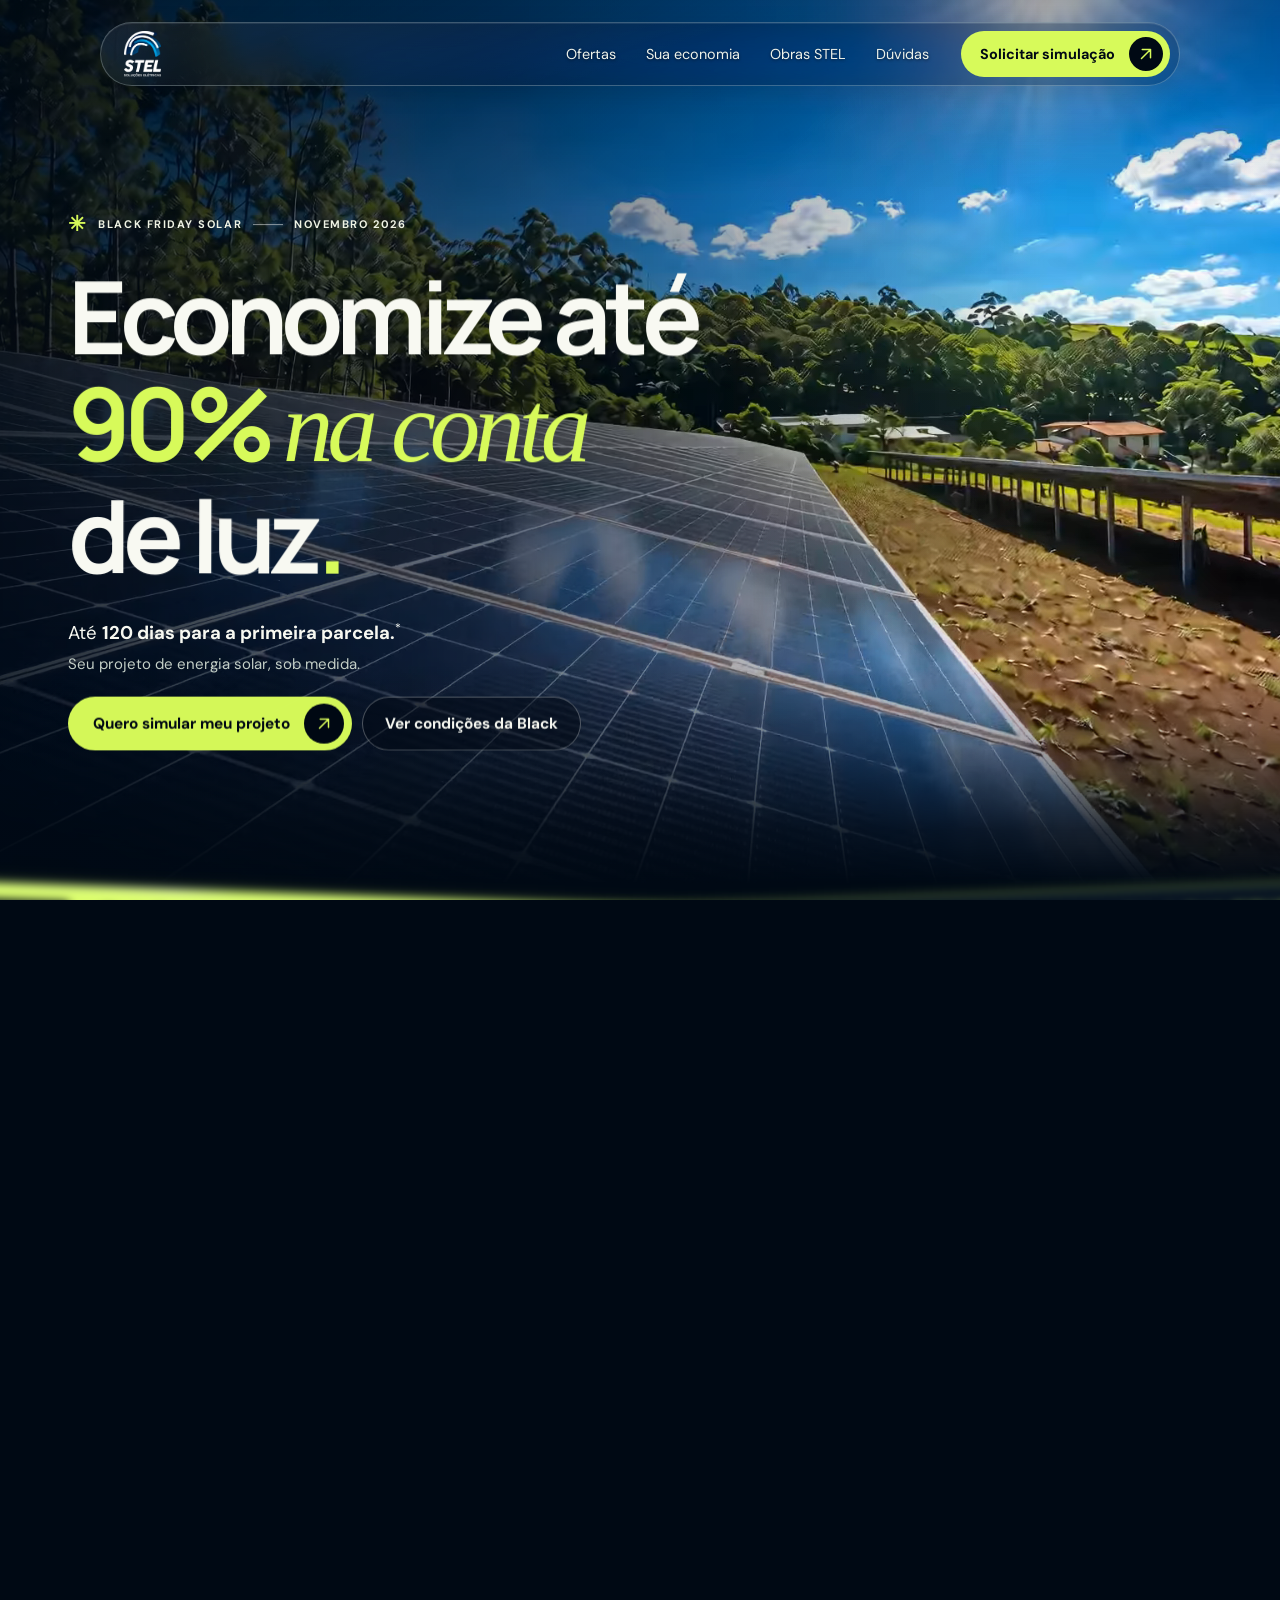
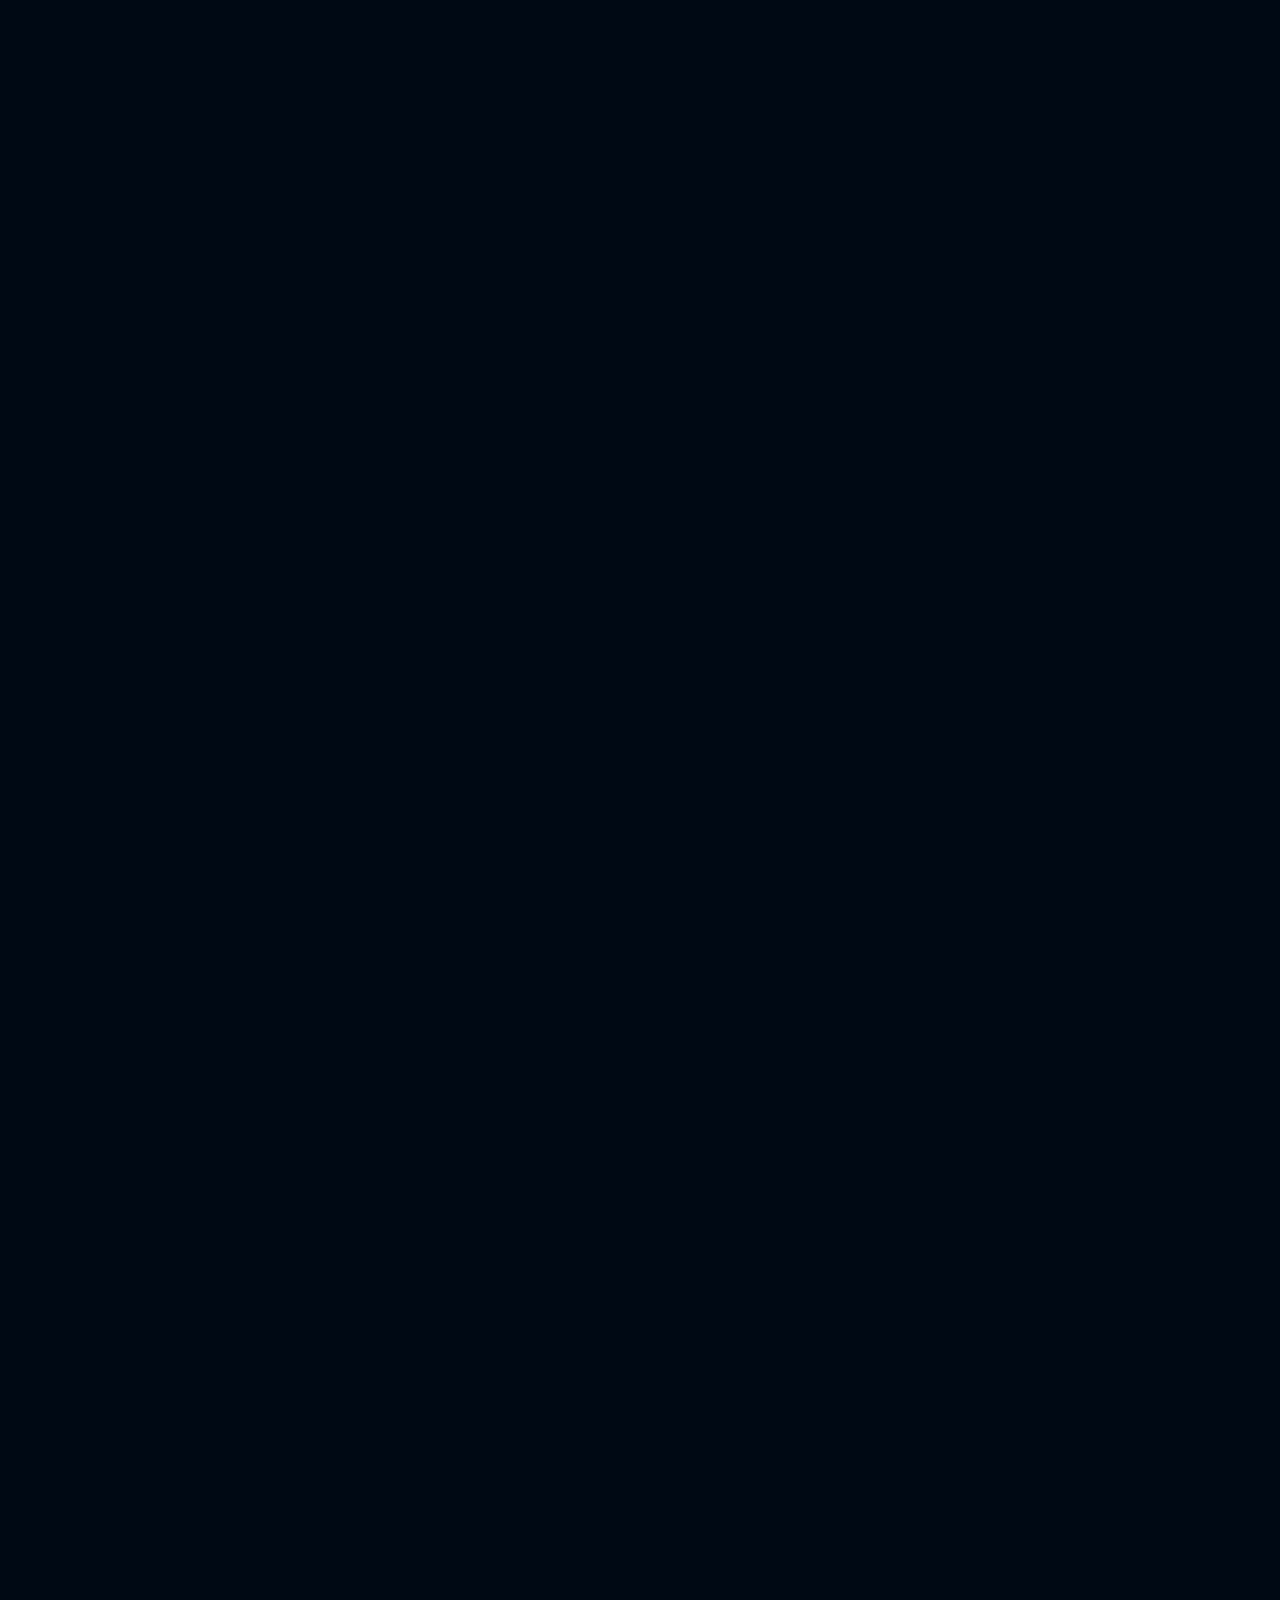
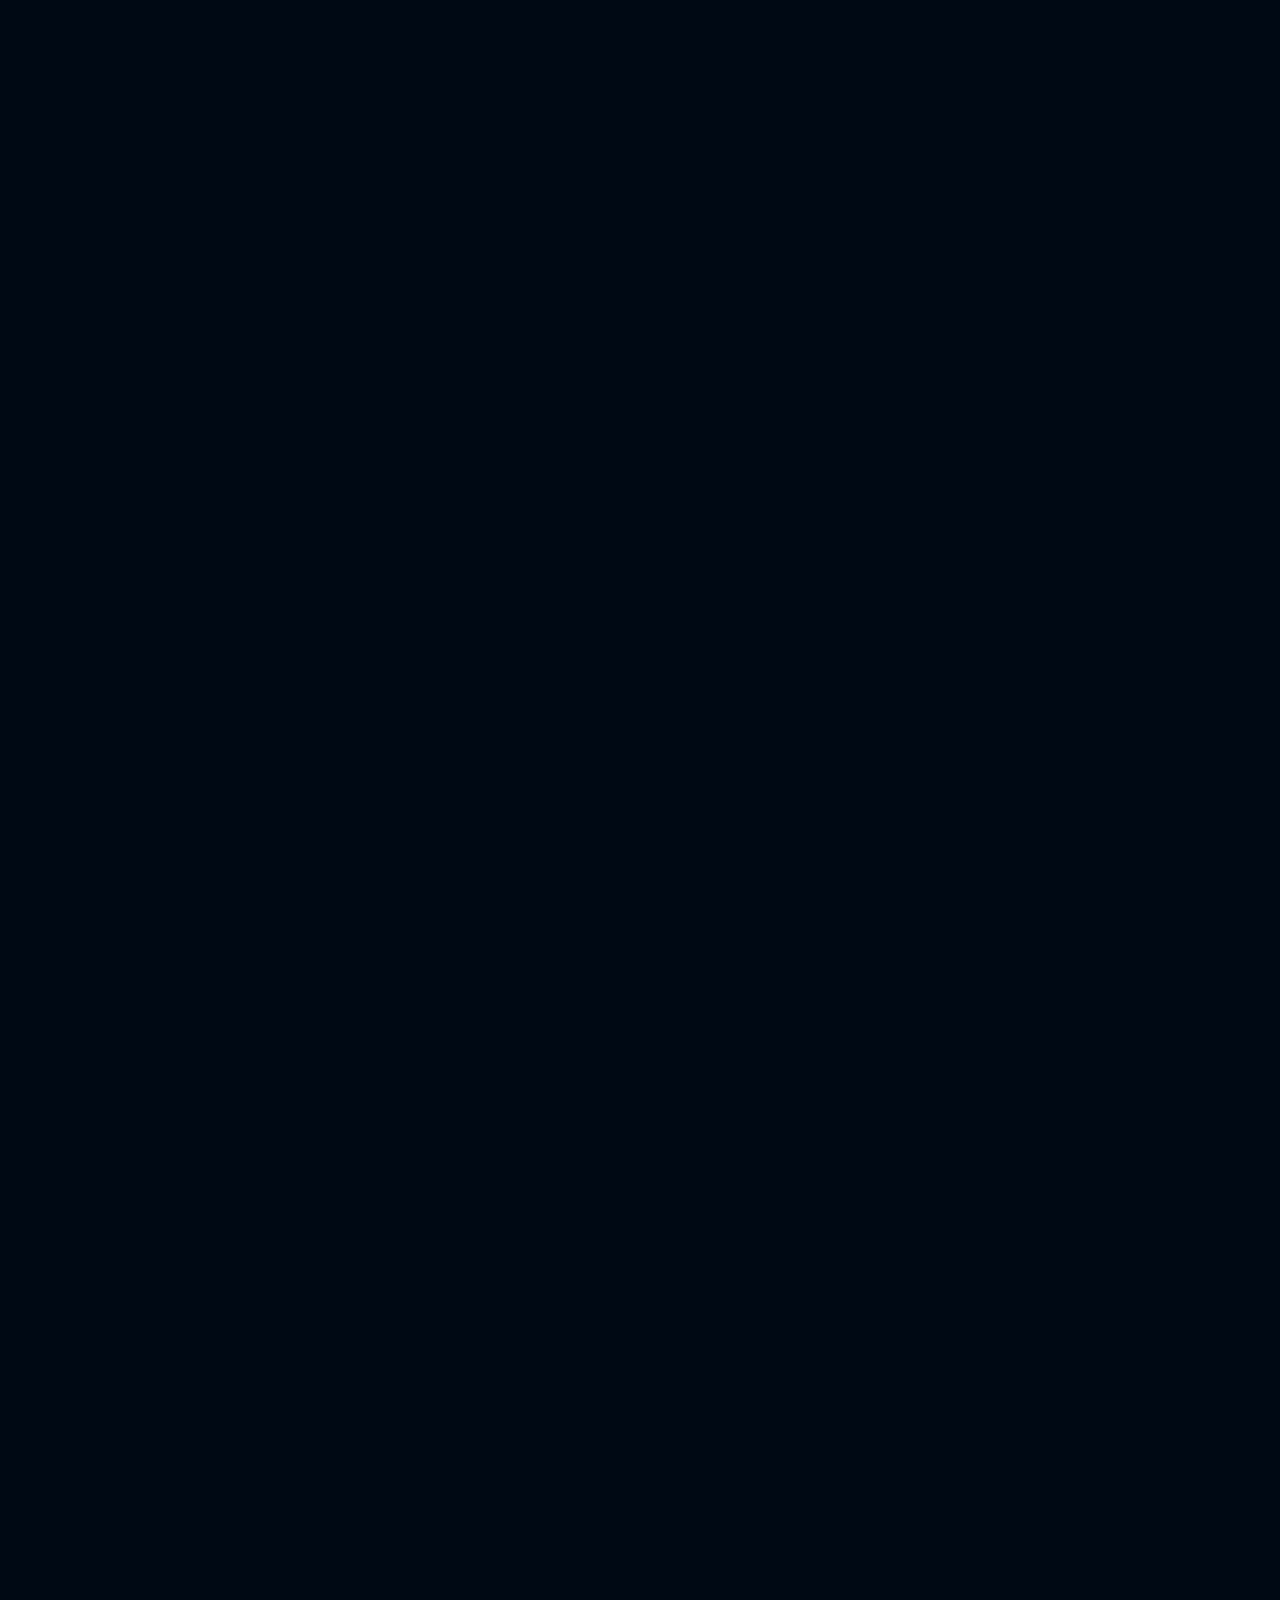
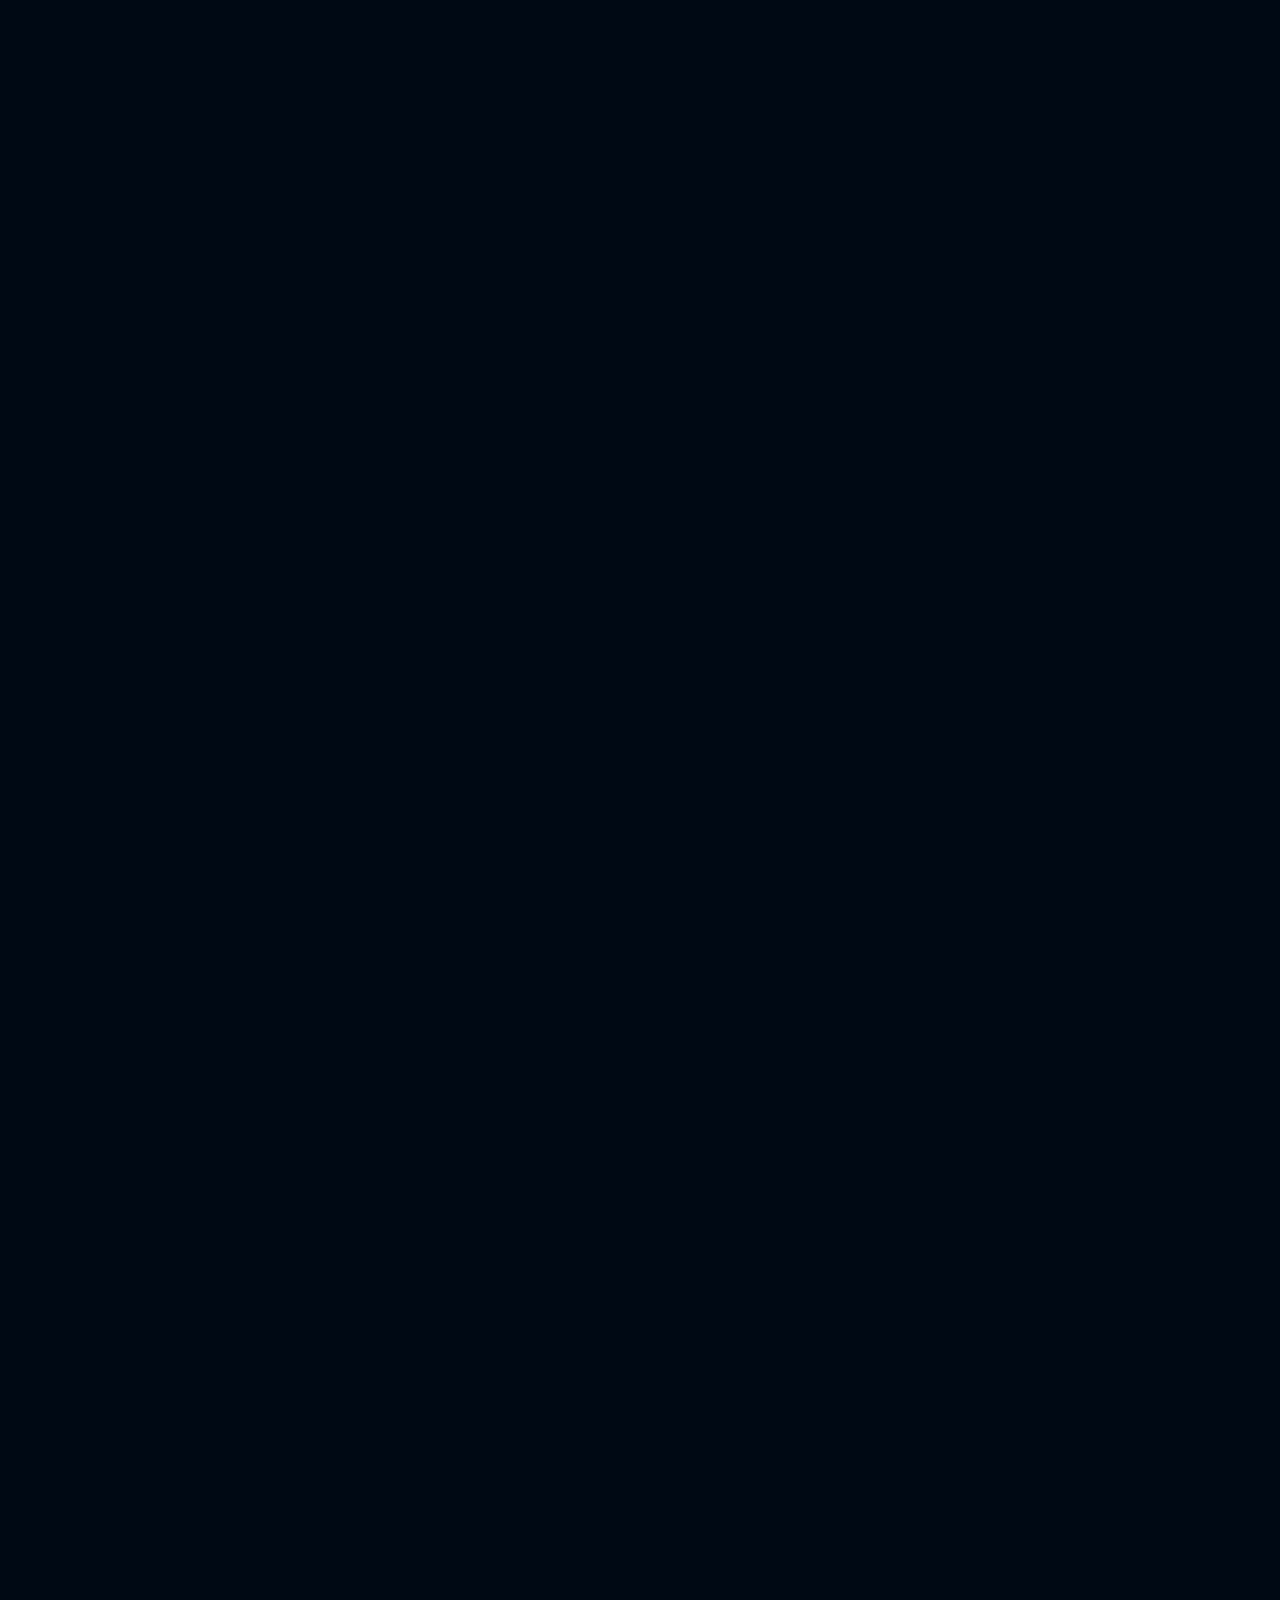
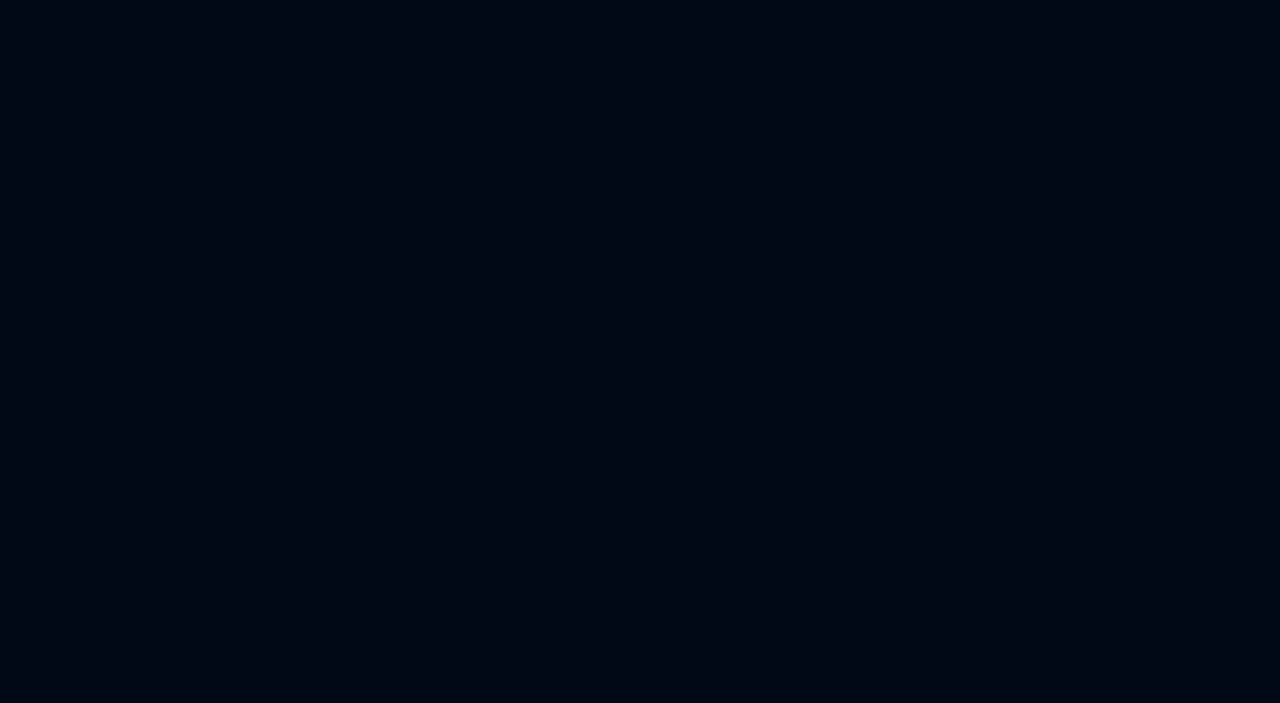
<file: index.html>
<!doctype html>
<html lang="pt-BR">
<head>
<meta charset="utf-8"><meta name="viewport" content="width=device-width, initial-scale=1">
<meta name="theme-color" content="#000914"><meta name="description" content="Black Friday Solar STEL: energia solar sob medida e condições especiais para seu projeto.">
<title>Black Friday Solar 2026 | STEL Energia Solar</title>
<link rel="preconnect" href="https://fonts.googleapis.com"><link rel="preconnect" href="https://fonts.gstatic.com" crossorigin>
<link rel="preload" as="image" href="hero-poster.webp" type="image/webp" media="(min-width: 801px)" fetchpriority="high">
<link rel="preload" as="image" href="hero-poster-mobile.webp" type="image/webp" media="(max-width: 800px)" fetchpriority="high">
<link rel="stylesheet" href="style.css">
<link rel="stylesheet" href="stel-secoes-v04.css">
<link rel="stylesheet" href="stel-motion-v10-5.css">
<link rel="stylesheet" href="stel-slider-v09-1.css">
<link rel="stylesheet" href="stel-calc-3d-v10-10.css">
<link rel="stylesheet" href="stel-aviso-v10-7.css">
<link rel="stylesheet" href="stel-solar-v08-1.css">
<link rel="stylesheet" href="stel-faq-v09-7.css">
<link rel="stylesheet" href="stel-effects-v10-4.css">
<link rel="stylesheet" href="stel-mobile-v10-9.css">
<link href="https://fonts.googleapis.com/css2?family=DM+Sans:wght@400..700&family=Manrope:wght@400..800&display=swap" rel="stylesheet">
</head>
<body>
<a class="skip" href="#conteudo">Ir ao conteúdo</a>
<header class="masthead">
  <a class="brand" href="#inicio" aria-label="STEL Energia Solar, início">
    <img src="assets/logo-196-75eb4e4de1.webp" width="196" height="240" alt="STEL Energia Solar" decoding="async">
  </a>
  <nav class="site-menu" id="site-menu" aria-label="Navegação principal">
    <a href="#ofertas">Ofertas</a>
    <a href="#comparativo">Sua economia</a>
    <a href="#projetos">Obras STEL</a>
    <a href="#duvidas">Dúvidas</a>
  </nav>
  <a class="pill pill-small" href="#cadastro">
    Solicitar simulação
    <span class="arrow-disc" aria-hidden="true">
      <svg viewBox="0 0 24 24"><path d="M6 18 18 6M7 6h11v11"/></svg>
    </span>
  </a>
  <button class="menu-toggle" type="button" aria-controls="site-menu" aria-expanded="false" aria-label="Abrir menu">
    <span></span><span></span>
  </button>
</header>
<div id="smooth-wrapper"><div id="smooth-content"><main class="shell" id="conteudo" tabindex="-1">
<div class="hero-stage">
<section class="hero" id="inicio" aria-label="Black Friday Solar STEL">
  <div class="media" aria-hidden="true">
    <div class="film-surface">
      <picture class="film-poster">
        <source media="(max-width: 800px)" srcset="hero-poster-mobile.webp" type="image/webp">
        <img src="hero-poster.webp" width="1920" height="1080" alt="" fetchpriority="high" decoding="async">
      </picture>
      <video autoplay muted loop playsinline preload="none" disablepictureinpicture tabindex="-1"
        data-desktop-webm="hero-desktop.webm" data-desktop-mp4="hero-desktop.mp4"
        data-mobile-webm="hero-mobile.webm" data-mobile-mp4="hero-mobile.mp4"></video>
    </div>
  </div>
  <div class="veil" aria-hidden="true"></div><div class="grain" aria-hidden="true"></div>
  <div class="hero-body">
  <div class="hero-content">
    <div class="eyebrow enter"><span class="spark">✳</span> BLACK FRIDAY SOLAR <span class="eyebrow-line"></span> NOVEMBRO 2026</div>
    <h1 aria-label="Economize até 90% na conta de luz.">
      <span class="line-mask" aria-hidden="true"><span class="title-line">Economize até</span></span>
      <span class="line-mask" aria-hidden="true"><span class="title-line headline-accent">90% <i>na conta</i></span></span>
      <span class="line-mask" aria-hidden="true"><span class="title-line">de luz<span class="period">.</span></span></span>
    </h1>
    <div class="hero-bottom enter">
      <div class="copy"><p>Até <strong>120 dias para a primeira parcela.</strong><sup>*</sup></p><span>Seu projeto de energia solar, sob medida.</span></div>
      <div class="hero-actions">
        <a class="pill" href="#cadastro">
          Quero simular meu projeto
          <span class="arrow-disc" aria-hidden="true">
            <svg viewBox="0 0 24 24"><path d="M6 18 18 6M7 6h11v11"/></svg>
          </span>
        </a>
        <a class="pill pill-glass" href="#ofertas">Ver condições da Black</a>
      </div>
    </div>
  </div>
  <aside class="hero-tools" aria-labelledby="offer-title">
    <h2 id="offer-title">Condições da oferta</h2>
    <p>*Economia e condições de financiamento dependem da análise do projeto, elegibilidade, regras da campanha e aprovação de crédito.</p>
  </aside>
  </div>
</section>
<aside class="campaign-sign" aria-label="Promoção Black Friday">
  <p class="campaign-message"><strong>BLACK FRIDAY</strong> Feirão Solar: condições especiais até 30/11/2026*</p>
  <div class="ribbon ribbon-back" aria-hidden="true">
    <div class="ribbon-track">
      <span class="ribbon-unit">Black Friday <b class="ribbon-flare">✳</b> Feirão Solar <b class="ribbon-flare">✳</b></span>
      <span class="ribbon-unit">Black Friday <b class="ribbon-flare">✳</b> Feirão Solar <b class="ribbon-flare">✳</b></span>
      <span class="ribbon-unit">Black Friday <b class="ribbon-flare">✳</b> Feirão Solar <b class="ribbon-flare">✳</b></span>
      <span class="ribbon-unit">Black Friday <b class="ribbon-flare">✳</b> Feirão Solar <b class="ribbon-flare">✳</b></span>
      <span class="ribbon-unit">Black Friday <b class="ribbon-flare">✳</b> Feirão Solar <b class="ribbon-flare">✳</b></span>
      <span class="ribbon-unit">Black Friday <b class="ribbon-flare">✳</b> Feirão Solar <b class="ribbon-flare">✳</b></span>
    </div>
  </div>
  <div class="ribbon ribbon-front" aria-hidden="true">
    <div class="ribbon-track">
      <span class="ribbon-unit"><b class="ribbon-badge">Black Friday</b><span>Feirão Solar: condições especiais até <strong>30/11/2026*</strong></span><b class="ribbon-flare">✳</b></span>
      <span class="ribbon-unit"><b class="ribbon-badge">Black Friday</b><span>Feirão Solar: condições especiais até <strong>30/11/2026*</strong></span><b class="ribbon-flare">✳</b></span>
      <span class="ribbon-unit"><b class="ribbon-badge">Black Friday</b><span>Feirão Solar: condições especiais até <strong>30/11/2026*</strong></span><b class="ribbon-flare">✳</b></span>
      <span class="ribbon-unit"><b class="ribbon-badge">Black Friday</b><span>Feirão Solar: condições especiais até <strong>30/11/2026*</strong></span><b class="ribbon-flare">✳</b></span>
      <span class="ribbon-unit"><b class="ribbon-badge">Black Friday</b><span>Feirão Solar: condições especiais até <strong>30/11/2026*</strong></span><b class="ribbon-flare">✳</b></span>
      <span class="ribbon-unit"><b class="ribbon-badge">Black Friday</b><span>Feirão Solar: condições especiais até <strong>30/11/2026*</strong></span><b class="ribbon-flare">✳</b></span>
    </div>
  </div>
</aside>
</div>
<div class="st-landing">
<section class="st-section st-offers" id="ofertas" aria-labelledby="st-offers-title">
<div class="st-wrap">
<div class="st-head"><div><span class="st-tag"><span aria-hidden="true">✳</span>Black Friday Solar 2026</span><h2 id="st-offers-title">Condições para tirar seu<br>projeto <em>do papel.</em></h2></div><div class="st-clock" id="count-row"><p class="count-text">A campanha termina em:</p><div class="st-count" role="timer" aria-label="Tempo restante da campanha"><div><b id="cd-d">00</b><small>dias</small></div><div><b id="cd-h">00</b><small>horas</small></div><div><b id="cd-m">00</b><small>min</small></div><div><b id="cd-s">00</b><small>seg</small></div></div></div></div>
<div class="st-offer-grid">
<article class="st-card st-offer st-feature"><span class="st-meta">01 · Prazo especial</span><div><strong class="st-value">120 <i>dias</i></strong><p>Até 120 dias para pagar a primeira parcela do financiamento solar aprovado.</p></div><span class="st-offer-icon" aria-hidden="true">↗</span></article>
<article class="st-card st-offer"><span class="st-meta">02 · Condição financeira</span><div><strong class="st-value">Taxas<br><i>reduzidas</i></strong><p>Consulte as condições de financiamento disponíveis para seu perfil.</p></div><span class="st-offer-icon" aria-hidden="true">%</span></article>
<article class="st-card st-offer"><span class="st-meta">03 · Benefício adicional</span><div><strong class="st-value">Até <i>R$&nbsp;250</i></strong><p>Cashback para clientes elegíveis ao abrir e utilizar a Conta BV.</p></div><span class="st-offer-icon" aria-hidden="true">+</span></article>
</div>
<div class="st-follow"><p class="st-note">*Feirão Solar BV de 01 a 30/11/2026. Condições sujeitas à participação da STEL, análise de crédito, elegibilidade e regulamento. Cashback não é desconto direto na instalação.</p><a class="pill" href="#cadastro" >Quero consultar as condições<span class="arrow-disc" aria-hidden="true"><svg viewBox="0 0 24 24"><path d="M6 18 18 6M7 6h11v11"/></svg></span></a></div>
</div></section>

<section class="st-section st-simulator" id="comparativo" aria-labelledby="st-sim-title"><div class="st-wrap st-split">
<div><span class="st-tag"><span aria-hidden="true">✳</span>Sua economia</span><h2 id="st-sim-title">Quanto a conta de luz pesa <em>no seu ano?</em></h2><p class="st-lead">Veja quanto você gasta hoje e descubra o potencial de economia de um projeto sob medida.</p><a class="pill" href="#cadastro" >Calcular minha economia<span class="arrow-disc" aria-hidden="true"><svg viewBox="0 0 24 24"><path d="M6 18 18 6M7 6h11v11"/></svg></span></a></div>
<div class="st-calc-tilt-shell"><div class="st-card st-calc"><div class="st-calc-top"><label for="bill-range">Valor aproximado da sua conta mensal</label><output id="bill-out" for="bill-range">R$ 650</output></div><input type="range" id="bill-range" min="200" max="3000" step="50" value="650"><div class="st-range-label"><span>R$ 200</span><span>R$ 3.000</span></div><div class="st-calc-results"><div><span>Seu gasto em 12 meses</span><strong id="year-out">R$ 7.800</strong></div><div><span>Com energia solar</span><strong>Economia<br>sob medida.</strong></div></div><p class="st-note">Comparativo ilustrativo: conta mensal × 12. Não prevê economia ou fatura futura.</p></div></div>
</div></section>

<section class="st-section" id="solucoes" aria-labelledby="st-sol-title"><div class="st-wrap"><div class="st-head"><div><span class="st-tag"><span aria-hidden="true">✳</span>Energia solar para você</span><h2 id="st-sol-title">Uma solução para<br><em>cada tipo de consumo.</em></h2></div><p class="st-lead">Da casa à produção rural, a STEL dimensiona o sistema conforme sua necessidade.</p></div>
<div class="st-solar-module">
<div class="st-solar-tabs" role="tablist" aria-label="Tipos de consumo" aria-orientation="vertical">
<button class="st-solar-tab" type="button" role="tab" id="solar-tab-residencial" aria-controls="solar-panel-residencial" aria-selected="true" tabindex="0"><span class="st-solar-tab-icon"><svg aria-hidden="true" viewBox="0 0 24 24"><path d="M3 11 12 3l9 8v10H3z M9 21v-7h6v7"/></svg></span><span class="st-solar-tab-copy"><span class="st-solar-tab-name">Residencial</span><span class="st-solar-tab-desc">Menos peso da conta de luz no orçamento da família.</span></span><span class="st-solar-tab-index" aria-hidden="true">01 / 03</span><span class="st-solar-tab-arrow" aria-hidden="true">↗</span></button>
<button class="st-solar-tab" type="button" role="tab" id="solar-tab-empresarial" aria-controls="solar-panel-empresarial" aria-selected="false" tabindex="-1"><span class="st-solar-tab-icon"><svg aria-hidden="true" viewBox="0 0 24 24"><path d="M3 21V4h12v17 M15 10h6v11 M7 8h4 M7 12h4 M7 16h4 M3 21h18"/></svg></span><span class="st-solar-tab-copy"><span class="st-solar-tab-name">Empresarial</span><span class="st-solar-tab-desc">Reduza um custo recorrente e proteja a margem do negócio.</span></span><span class="st-solar-tab-index" aria-hidden="true">02 / 03</span><span class="st-solar-tab-arrow" aria-hidden="true">↗</span></button>
<button class="st-solar-tab" type="button" role="tab" id="solar-tab-rural" aria-controls="solar-panel-rural" aria-selected="false" tabindex="-1"><span class="st-solar-tab-icon"><svg aria-hidden="true" viewBox="0 0 24 24"><path d="M3 21h18 M12 21V3 M12 9C7 9 4 6 4 3c5 0 8 2 8 6 M12 15c5 0 8-3 8-6-5 0-8 2-8 6"/></svg></span><span class="st-solar-tab-copy"><span class="st-solar-tab-name">Rural</span><span class="st-solar-tab-desc">Mais controle dos gastos de energia na propriedade.</span></span><span class="st-solar-tab-index" aria-hidden="true">03 / 03</span><span class="st-solar-tab-arrow" aria-hidden="true">↗</span></button>
</div>
<div class="st-solar-display">
<section class="st-solar-panel" role="tabpanel" id="solar-panel-residencial" aria-labelledby="solar-tab-residencial" >
<div class="st-solar-stage" role="img" aria-label="Simulação ilustrativa residencial: ambiente sem energia solar" data-category="Residencial">
<img class="st-solar-image st-solar-before" data-src="assets/stel-residencial-sem-solar-1440-05b677a0.webp" alt="" width="1440" height="750" loading="lazy" decoding="async">
<img class="st-solar-image st-solar-after" data-src="assets/stel-residencial-com-solar-1440-579f6a28.webp" alt="" width="1440" height="750" decoding="async" aria-hidden="true">
<span class="st-solar-badge" aria-hidden="true"><span class="st-solar-dot"></span><span class="st-solar-badge-text">Sem energia solar</span></span>
<span class="st-solar-hint" aria-hidden="true"><svg viewBox="0 0 24 24"><circle cx="12" cy="12" r="8"/><path d="M12 1v5M12 18v5M1 12h5M18 12h5"/></svg> <span>Passe o mouse para revelar</span></span>
</div>
<div class="st-solar-panel-foot"><div class="st-solar-panel-info"><p class="st-solar-mobile-desc">Menos peso da conta de luz no orçamento da família.</p><span class="st-solar-disclaimer">Visualização ilustrativa</span><button class="st-solar-toggle" type="button" aria-pressed="false"><span class="st-solar-toggle-icon" aria-hidden="true">✳</span><span class="st-solar-toggle-text">Ver com energia solar</span></button></div><a class="pill st-solar-cta" href="#cadastro" data-profile="residencial">Simular para minha casa<span class="arrow-disc" aria-hidden="true"><svg viewBox="0 0 24 24"><path d="M6 18 18 6M7 6h11v11"/></svg></span></a></div>
</section>
<section class="st-solar-panel" role="tabpanel" id="solar-panel-empresarial" aria-labelledby="solar-tab-empresarial" hidden>
<div class="st-solar-stage" role="img" aria-label="Simulação ilustrativa empresarial: ambiente sem energia solar" data-category="Empresarial">
<img class="st-solar-image st-solar-before" data-src="assets/stel-empresarial-sem-solar-1440-22f1e6a1.webp" alt="" width="1440" height="750" loading="lazy" decoding="async">
<img class="st-solar-image st-solar-after" data-src="assets/stel-empresarial-com-solar-1440-82ff0111.webp" alt="" width="1440" height="750" decoding="async" aria-hidden="true">
<span class="st-solar-badge" aria-hidden="true"><span class="st-solar-dot"></span><span class="st-solar-badge-text">Sem energia solar</span></span>
<span class="st-solar-hint" aria-hidden="true"><svg viewBox="0 0 24 24"><circle cx="12" cy="12" r="8"/><path d="M12 1v5M12 18v5M1 12h5M18 12h5"/></svg> <span>Passe o mouse para revelar</span></span>
</div>
<div class="st-solar-panel-foot"><div class="st-solar-panel-info"><p class="st-solar-mobile-desc">Reduza um custo recorrente e proteja a margem do negócio.</p><span class="st-solar-disclaimer">Visualização ilustrativa</span><button class="st-solar-toggle" type="button" aria-pressed="false"><span class="st-solar-toggle-icon" aria-hidden="true">✳</span><span class="st-solar-toggle-text">Ver com energia solar</span></button></div><a class="pill st-solar-cta" href="#cadastro" data-profile="empresa">Analisar minha empresa<span class="arrow-disc" aria-hidden="true"><svg viewBox="0 0 24 24"><path d="M6 18 18 6M7 6h11v11"/></svg></span></a></div>
</section>
<section class="st-solar-panel" role="tabpanel" id="solar-panel-rural" aria-labelledby="solar-tab-rural" hidden>
<div class="st-solar-stage" role="img" aria-label="Simulação ilustrativa rural: ambiente sem energia solar" data-category="Rural">
<img class="st-solar-image st-solar-before" data-src="assets/stel-rural-sem-solar-1440-0f9768d0.webp" alt="" width="1440" height="750" loading="lazy" decoding="async">
<img class="st-solar-image st-solar-after" data-src="assets/stel-rural-com-solar-1440-a4ffdead.webp" alt="" width="1440" height="750" decoding="async" aria-hidden="true">
<span class="st-solar-badge" aria-hidden="true"><span class="st-solar-dot"></span><span class="st-solar-badge-text">Sem energia solar</span></span>
<span class="st-solar-hint" aria-hidden="true"><svg viewBox="0 0 24 24"><circle cx="12" cy="12" r="8"/><path d="M12 1v5M12 18v5M1 12h5M18 12h5"/></svg> <span>Passe o mouse para revelar</span></span>
</div>
<div class="st-solar-panel-foot"><div class="st-solar-panel-info"><p class="st-solar-mobile-desc">Mais controle dos gastos de energia na propriedade.</p><span class="st-solar-disclaimer">Visualização ilustrativa</span><button class="st-solar-toggle" type="button" aria-pressed="false"><span class="st-solar-toggle-icon" aria-hidden="true">✳</span><span class="st-solar-toggle-text">Ver com energia solar</span></button></div><a class="pill st-solar-cta" href="#cadastro" data-profile="rural">Simular na propriedade<span class="arrow-disc" aria-hidden="true"><svg viewBox="0 0 24 24"><path d="M6 18 18 6M7 6h11v11"/></svg></span></a></div>
</section>
</div>
</div></div></section>

<section class="st-section" id="projetos" aria-labelledby="st-project-title"><div class="st-wrap"><div class="st-head"><div><span class="st-tag"><span aria-hidden="true">✳</span>Projetos realizados</span><h2 id="st-project-title">Obras reais.<br><em>Energia em ação.</em></h2></div><p class="st-lead">Conheça diferentes aplicações da engenharia STEL em energia solar.</p></div><div class="st-bento">
<figure class="st-photo st-photo-1"><img src="assets/obra-commercial-1440-015909c4.webp" srcset="assets/obra-commercial-768-dea77097.webp 768w, assets/obra-commercial-1440-015909c4.webp 1440w" sizes="(max-width: 700px) 88vw, (max-width: 1000px) 44vw, 35vw" width="1440" height="1080" alt="Imagem aprimorada com IA do projeto AR Pneus" loading="lazy" decoding="async"><figcaption><span class="st-meta">Comercial</span><h3>AR Pneus</h3></figcaption></figure><figure class="st-photo st-photo-2"><img src="assets/obra-rural-1440-3ee23f61.webp" srcset="assets/obra-rural-768-9190bc29.webp 768w, assets/obra-rural-1440-3ee23f61.webp 1440w" sizes="(max-width: 700px) 88vw, (max-width: 1000px) 44vw, 57vw" width="1440" height="1080" alt="Imagem aprimorada com IA do projeto Projeto rural STEL" loading="lazy" decoding="async"><figcaption><span class="st-meta">Rural</span><h3>Projeto rural STEL</h3></figcaption></figure><figure class="st-photo st-photo-3"><img src="assets/obra-gotardo-1440-050cf9f1.webp" srcset="assets/obra-gotardo-768-a10972a3.webp 768w, assets/obra-gotardo-1440-050cf9f1.webp 1440w" sizes="(max-width: 700px) 88vw, (max-width: 1000px) 44vw, 28vw" width="1440" height="1080" alt="Imagem aprimorada com IA do projeto São Gotardo" loading="lazy" decoding="async"><figcaption><span class="st-meta">Usina em solo</span><h3>São Gotardo</h3></figcaption></figure>
<div class="st-card st-bento-cta"><span class="st-meta">Seu próximo projeto</span><h3>Energia solar.<br><em>Do seu jeito.</em></h3><a class="pill" href="#cadastro" >Solicitar análise<span class="arrow-disc" aria-hidden="true"><svg viewBox="0 0 24 24"><path d="M6 18 18 6M7 6h11v11"/></svg></span></a></div></div><p class="st-note st-project-note">Imagens aprimoradas com IA a partir de registros das obras. Indicadores de potência, geração, economia e desempenho em validação com a STEL.</p></div></section>

<section class="st-section st-about" id="sobre" aria-labelledby="st-about-title"><div class="st-wrap st-split st-about-grid"><div><span class="st-tag"><span aria-hidden="true">✳</span>Por que escolher a STEL</span><div class="st-big-number">20<span>+</span></div><h2 id="st-about-title">Anos de experiência<br><em>no setor elétrico.</em></h2><p class="st-lead">Conhecimento técnico e acompanhamento do início ao pós-venda.</p><ul class="st-checks"><li>Dimensionamento sob medida</li><li>Engenharia, instalação e homologação</li><li>Suporte técnico após a entrega</li></ul></div><div class="st-about-pics"><figure><img alt="Estrutura da empresa STEL" height="1200" src="assets/estrutura-900-b96b188eb6.webp" srcset="assets/estrutura-480-71dd46183f.webp 480w, assets/estrutura-900-b96b188eb6.webp 900w" width="900"/ loading="lazy" decoding="async" sizes="(max-width: 700px) 90vw, 44vw"></figure><figure><img alt="Obra de energia solar executada pela STEL" height="1163" src="assets/obra-hero-1550-5fea9f769a.webp" srcset="assets/obra-hero-640-d9cc707578.webp 640w, assets/obra-hero-1024-9d6e8ffeed.webp 1024w, assets/obra-hero-1550-5fea9f769a.webp 1550w" width="1550"/ loading="lazy" decoding="async" sizes="(max-width: 700px) 50vw, 25vw"><figcaption>Engenharia e instalação fotovoltaica</figcaption></figure></div></div></section>

<section class="st-section" id="duvidas" aria-labelledby="st-faq-title"><div class="st-wrap st-faq-grid"><div><span class="st-tag"><span aria-hidden="true">✳</span>Dúvidas frequentes</span><h2 id="st-faq-title">Antes de decidir,<br><em>tire suas dúvidas.</em></h2></div><div class="st-faq"><details class="st-faq-item"><summary><span class="st-faq-number" aria-hidden="true">01</span><span class="st-faq-question">Como funcionam os 120 dias?</span><span class="st-faq-control" aria-hidden="true"><svg viewBox="0 0 24 24" fill="none"><path d="M5 12h14"/><path class="st-faq-plus" d="M12 5v14"/></svg></span></summary><div class="st-faq-answer"><p>O prazo é para o vencimento da primeira parcela do financiamento aprovado, conforme a campanha. A conta da distribuidora continua sendo cobrada.</p></div></details><details class="st-faq-item"><summary><span class="st-faq-number" aria-hidden="true">02</span><span class="st-faq-question">Posso economizar 90% na conta de luz?</span><span class="st-faq-control" aria-hidden="true"><svg viewBox="0 0 24 24" fill="none"><path d="M5 12h14"/><path class="st-faq-plus" d="M12 5v14"/></svg></span></summary><div class="st-faq-answer"><p>A economia pode chegar a 90%, dependendo do consumo, dimensionamento, tarifas e regras de compensação. A STEL estima o potencial para o seu projeto.</p></div></details><details class="st-faq-item"><summary><span class="st-faq-number" aria-hidden="true">03</span><span class="st-faq-question">Como funciona o cashback?</span><span class="st-faq-control" aria-hidden="true"><svg viewBox="0 0 24 24" fill="none"><path d="M5 12h14"/><path class="st-faq-plus" d="M12 5v14"/></svg></span></summary><div class="st-faq-answer"><p>O benefício de até R$ 250 depende da abertura e utilização da Conta BV e das regras da campanha. Não é desconto automático na instalação.</p></div></details><details class="st-faq-item"><summary><span class="st-faq-number" aria-hidden="true">04</span><span class="st-faq-question">O que acontece depois de enviar o formulário?</span><span class="st-faq-control" aria-hidden="true"><svg viewBox="0 0 24 24" fill="none"><path d="M5 12h14"/><path class="st-faq-plus" d="M12 5v14"/></svg></span></summary><div class="st-faq-answer"><p>Um especialista entra em contato para analisar seu consumo, o projeto e as condições disponíveis para seu perfil.</p></div></details></div></div></section>

<section class="st-section st-contact" id="cadastro" aria-labelledby="st-contact-title"><div class="st-wrap"><div class="st-contact-panel"><div><span class="st-tag"><span aria-hidden="true">✳</span>Seu projeto começa aqui</span><h2 id="st-contact-title">Descubra quanto você pode <em>economizar.</em></h2><p class="st-lead">Peça sua análise e consulte as condições da Black Friday para o seu projeto.</p><ul class="st-checks"><li>Simulação conforme seu consumo</li><li>Consulta às condições de financiamento</li><li>Atendimento de um especialista STEL</li></ul></div><form class="form-card" id="lead-form" novalidate>
        <h3>Solicite sua simulação</h3><p class="desc">Preencha seus dados para receber o contato da STEL.</p>
        <div class="form-grid">
          <div class="field full"><label for="nome">Nome completo *</label><input id="nome" name="nome" type="text" autocomplete="name" placeholder="Seu nome" maxlength="90" required></div>
          <div class="field"><label for="whatsapp">WhatsApp com DDD *</label><input id="whatsapp" name="whatsapp" type="tel" autocomplete="tel" inputmode="tel" maxlength="16" placeholder="(49) 99999-9999" required></div>
          <div class="field"><label for="cidade">Cidade *</label><input id="cidade" name="cidade" type="text" autocomplete="address-level2" placeholder="Sua cidade" maxlength="90" required></div>
          <div class="field"><label for="perfil">Onde pretende instalar? *</label><select id="perfil" name="perfil" required><option value="">Selecione</option><option value="residencial">Minha casa</option><option value="empresa">Minha empresa</option><option value="rural">Minha propriedade rural</option></select></div>
          <div class="field"><label for="conta">Valor médio da conta de luz *</label><select id="conta" name="faixa_conta" required><option value="">Selecione</option><option value="ate_300">Até R$ 300</option><option value="301_500">R$ 301 a R$ 500</option><option value="501_1000">R$ 501 a R$ 1.000</option><option value="1001_3000">R$ 1.001 a R$ 3.000</option><option value="acima_3000">Acima de R$ 3.000</option></select></div>
        </div>
        <label class="consent"><input type="checkbox" id="aceite" required><span>Autorizo o contato da STEL pelos dados informados para atendimento desta solicitação, conforme a legislação de proteção de dados.</span></label>
        <button class="pill st-submit" id="enviar" type="submit">Solicitar minha análise <span class="arrow-disc" aria-hidden="true"><svg viewBox="0 0 24 24"><path d="M6 18 18 6M7 6h11v11"/></svg></span></button>
        <div id="feedback" class="feedback" role="status" aria-live="polite"></div>
        <p class="form-note">Os resultados e as condições de financiamento dependem da análise do projeto e da aprovação de crédito.</p>
      </form></div></div></section>
<footer class="st-footer"><div class="st-wrap"><a href="#inicio" aria-label="STEL, início"><img src="assets/logo-196-75eb4e4de1.webp" width="196" height="240" alt="STEL Energia Solar" loading="lazy" decoding="async"></a><div><strong>STEL Energia Solar · São Miguel do Oeste, SC</strong><p>Condições do Feirão Solar BV válidas de 1º a 30/11/2026, conforme regulamento. Aplicação pela STEL e elegibilidade sujeitas a confirmação. Economias ilustrativas não são garantias.</p></div><a class="st-back-top" href="#inicio">Voltar ao topo ↑</a></div></footer>
</div>
</main></div></div>
<div class="cursor" aria-hidden="true"></div><div class="cursor-dot" aria-hidden="true"></div>
<script defer src="vendor/gsap.min.js"></script>
<script defer src="vendor/ScrollTrigger.min.js"></script>
<script defer src="vendor/ScrollSmoother.min.js"></script>
<script defer src="script.js"></script>
<script defer src="stel-secoes-v10-1.js"></script>
<script defer src="stel-motion-v10-10.js"></script>
<script defer src="stel-solar-v08-1.js"></script>
<!-- STEL — aviso promocional fixo, fora do contêiner de scroll -->
<aside class="st-bf-float" id="st-bf-float" aria-label="Aviso Black Friday Solar" aria-hidden="true" inert>
  <span class="st-bf-float-icon" aria-hidden="true">✳</span>
  <div class="st-bf-float-copy">
    <strong>Black Friday Solar</strong>
    <span>Feirão Solar: condições especiais até <b>30/11/2026*</b></span>
  </div>
  <div class="st-bf-countdown" role="timer" aria-label="Tempo restante da campanha" aria-live="off">
    <div class="st-bf-count-unit"><b id="bf-cd-d">00</b><small>dias</small></div>
    <div class="st-bf-count-unit"><b id="bf-cd-h">00</b><small>horas</small></div>
    <div class="st-bf-count-unit"><b id="bf-cd-m">00</b><small>min</small></div>
    <div class="st-bf-count-unit"><b id="bf-cd-s">00</b><small>seg</small></div>
  </div>
  <a class="pill st-bf-float-cta" href="#cadastro" tabindex="-1">Simular <span class="arrow-disc" aria-hidden="true"><svg viewBox="0 0 24 24"><path d="M6 18 18 6M7 6h11v11"/></svg></span></a>
</aside>
<script defer src="stel-aviso-v10-6.js"></script>
<script defer src="stel-calc-3d-v10-10.js"></script>
<script defer src="stel-effects-v10-7.js"></script>
<!-- NPS CENTRAL — INÍCIO -->
<kloh-nps-popup
  site-id="stel-energia"
  site-name="STEL Energia Solar"
  button-label="Responder NPS">
</kloh-nps-popup>

<script>
  (() => {
    const loader = document.createElement('script');
    loader.src = atob('aHR0cHM6Ly9ucHMtbHBzLnZlcmNlbC5hcHAvd2lkZ2V0Lmpz');
    loader.async = true;
    loader.onerror = () => console.error('[NPS] Não foi possível carregar o componente central.');
    document.head.appendChild(loader);
  })();
</script>
<!-- NPS CENTRAL — FIM -->
</body></html>
</file>
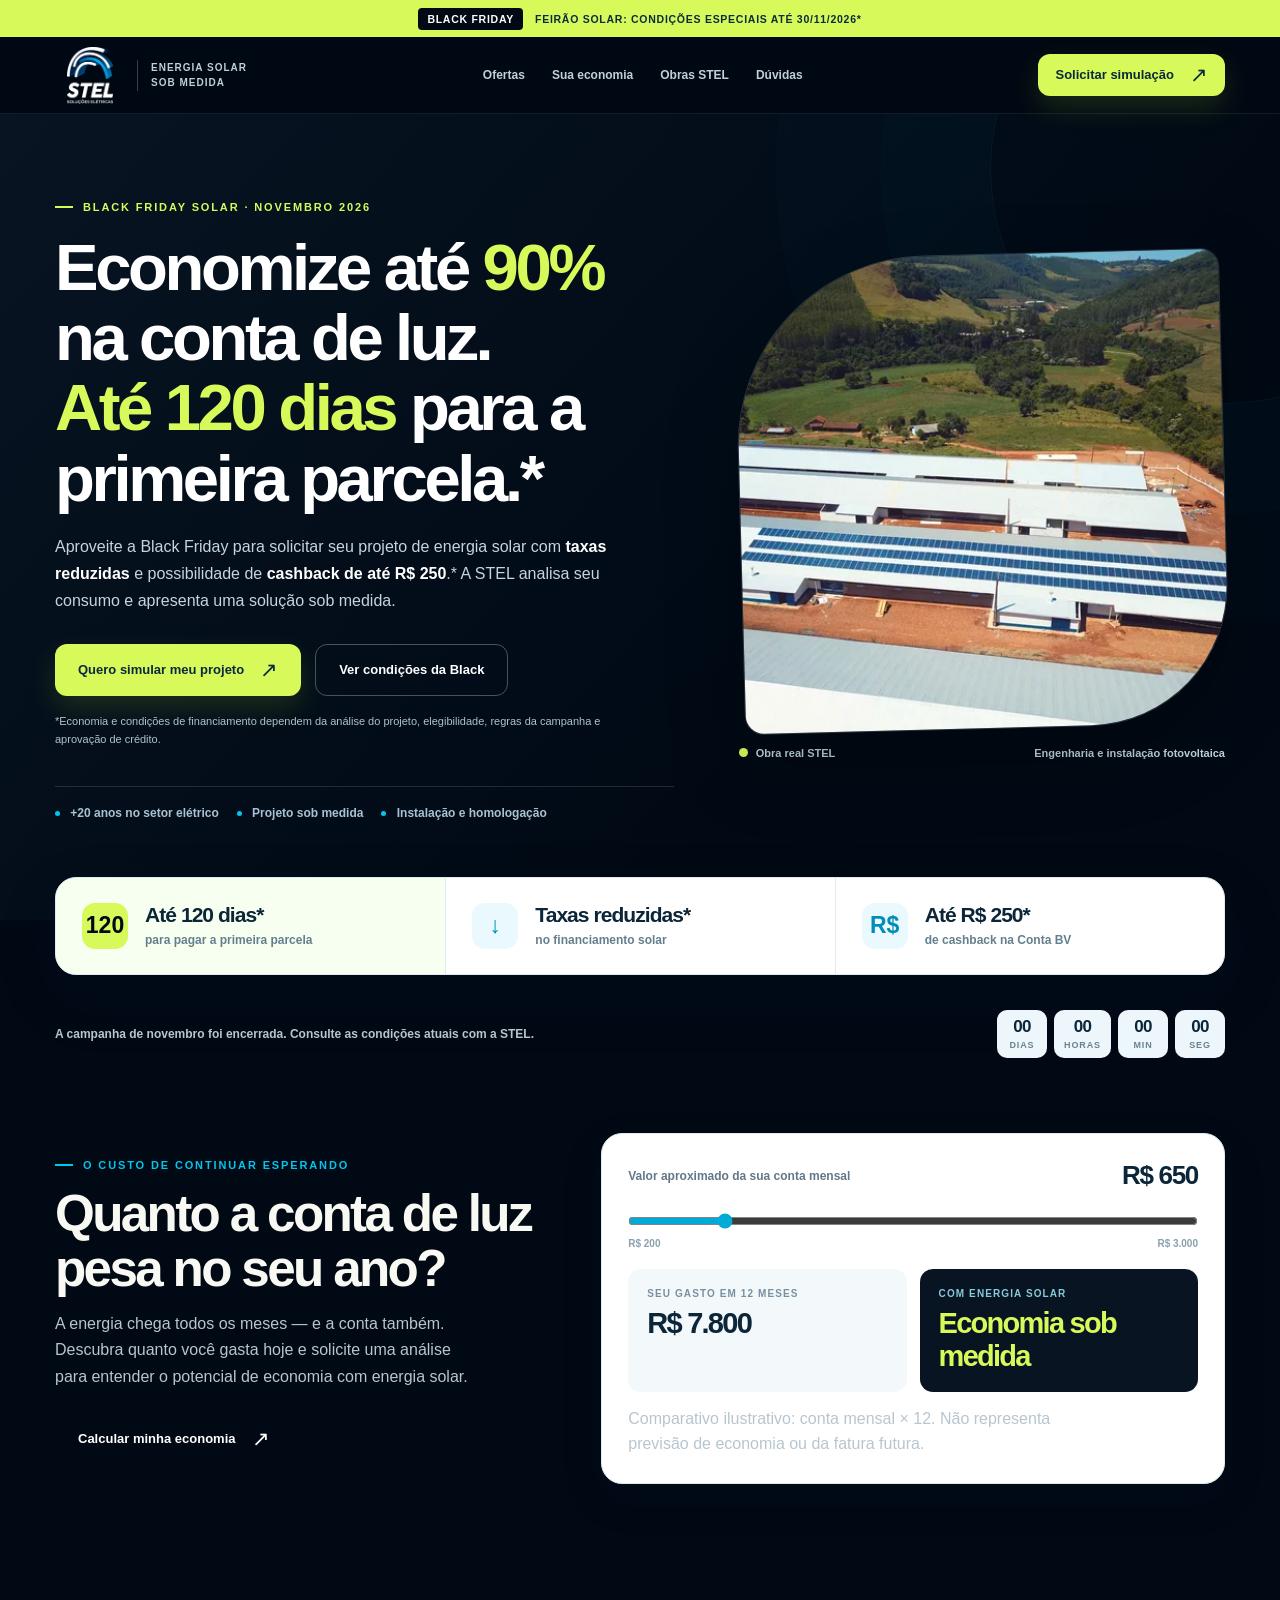
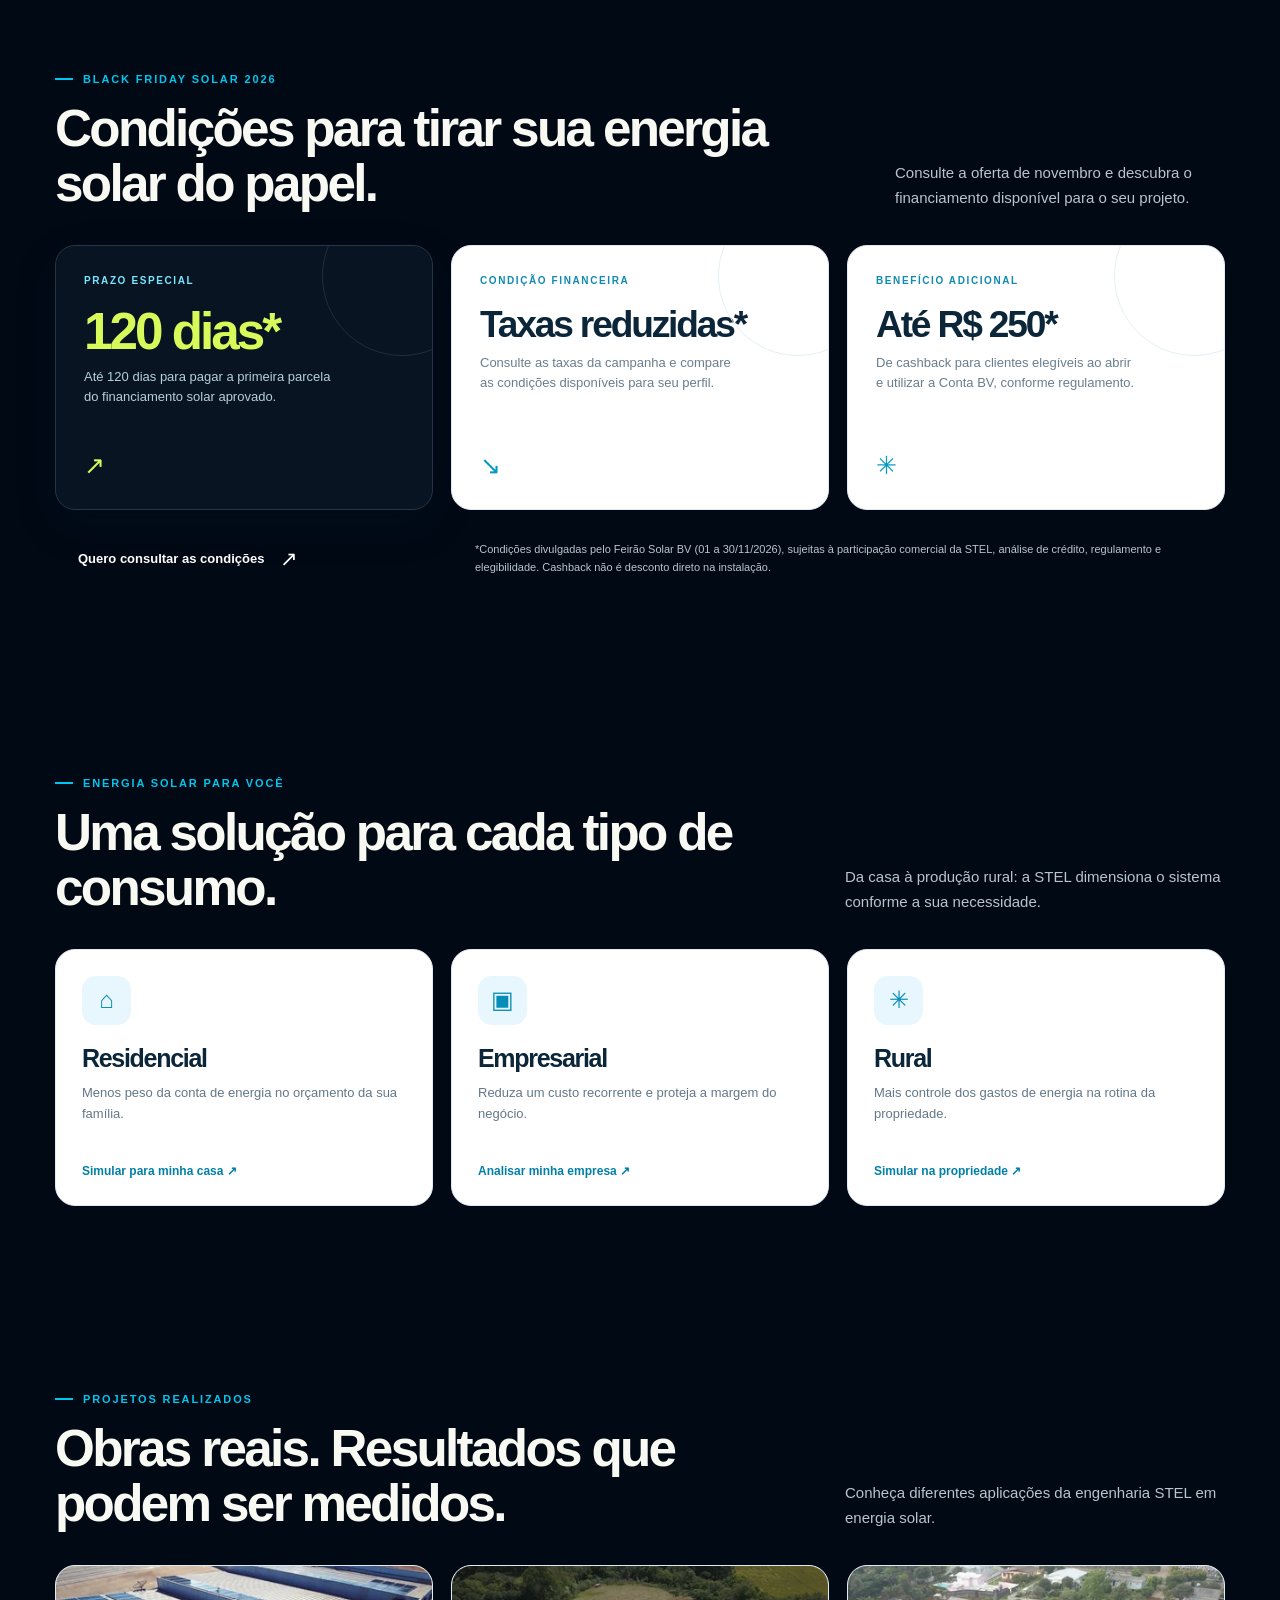
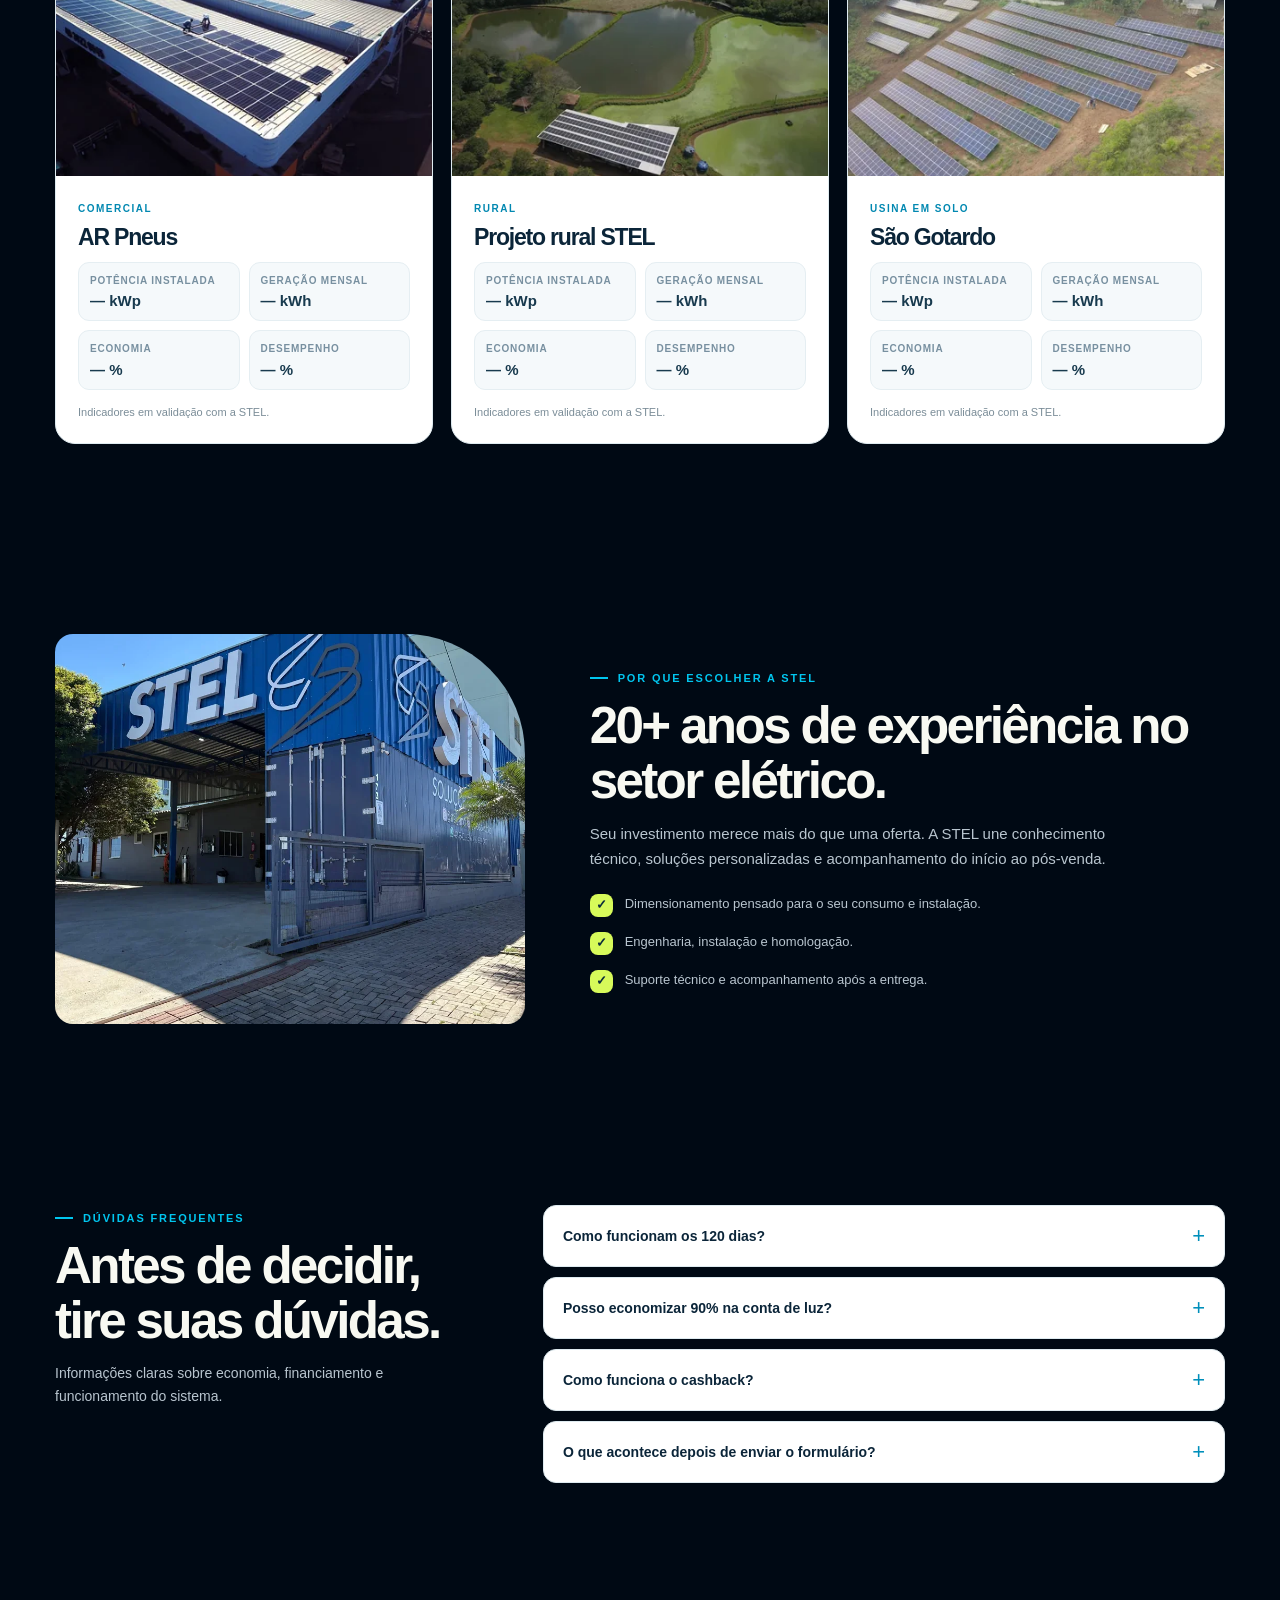
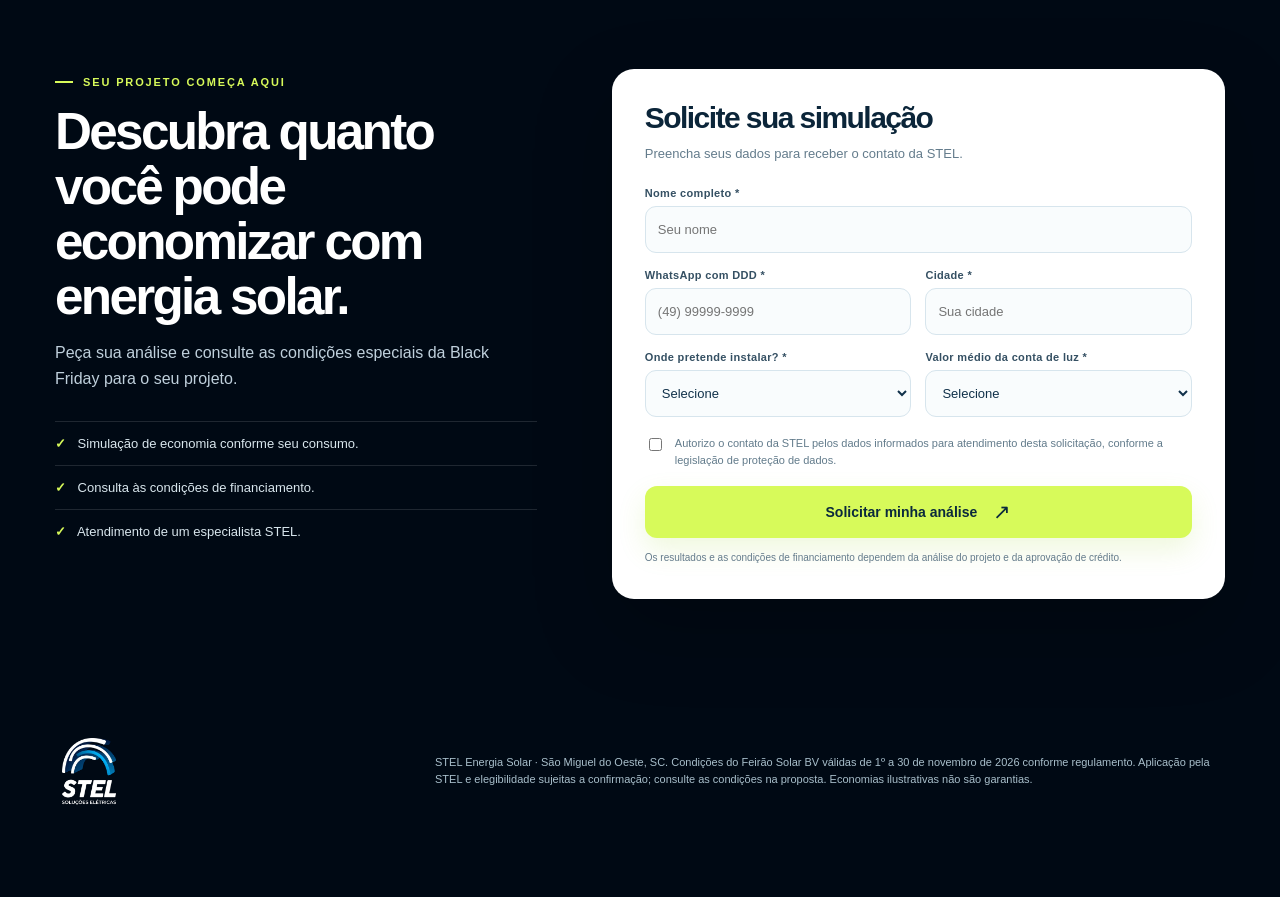
<file: pagina-base.html>
<!doctype html>
<html lang="pt-BR">
<head>
  <meta charset="utf-8">
  <meta name="viewport" content="width=device-width,initial-scale=1,viewport-fit=cover">
  <meta name="theme-color" content="#000914">
  <meta name="description" content="Black Friday Solar STEL: consulte primeira parcela em até 120 dias, taxas reduzidas e cashback de até R$ 250. Solicite uma análise de energia solar para sua casa, empresa ou propriedade rural.">
  <title>Black Friday Solar 2026 | STEL Energia Solar</title>
  <link rel="stylesheet" href="pagina-base.css">
</head>
<body>
  <a class="sr-only" href="#conteudo" style="position:absolute;left:-9999px">Ir ao conteúdo</a>
  <div class="notice" id="notice"><div class="wrap"><strong>BLACK FRIDAY</strong><span>Feirão Solar: condições especiais até 30/11/2026*</span></div></div>
  <header class="header">
    <div class="wrap header-in">
      <a href="#inicio" class="brand" aria-label="STEL Energia Solar, início"><img alt="STEL" decoding="async" height="240" src="assets/logo-196-75eb4e4de1.webp" width="196"/><span>Energia solar<br>sob medida</span></a>
      <nav id="nav" class="nav" aria-label="Navegação principal"><a href="#ofertas">Ofertas</a><a href="#comparativo">Sua economia</a><a href="#projetos">Obras STEL</a><a href="#duvidas">Dúvidas</a></nav>
      <a class="btn btn-lime header-cta" href="#cadastro">Solicitar simulação <span class="arrow">↗</span></a>
      <button id="menu-toggle" class="menu-toggle" type="button" aria-controls="nav" aria-expanded="false" aria-label="Abrir menu">☰</button>
    </div>
  </header>

  <main id="conteudo">
    <section class="hero" id="inicio">
      <div class="wrap hero-grid">
        <div class="hero-text">
          <div class="eyebrow">BLACK FRIDAY SOLAR · NOVEMBRO 2026</div>
          <h1>Economize até <em>90%</em> na conta de luz.<br><em>Até 120 dias</em> para a primeira parcela.*</h1>
          <p class="summary">Aproveite a Black Friday para solicitar seu projeto de energia solar com <strong>taxas reduzidas</strong> e possibilidade de <strong>cashback de até R$ 250</strong>.* A STEL analisa seu consumo e apresenta uma solução sob medida.</p>
          <div class="hero-acts">
            <a class="btn btn-lime" href="#cadastro">Quero simular meu projeto <span class="arrow">↗</span></a>
            <a class="btn btn-outline" href="#ofertas">Ver condições da Black</a>
          </div>
          <p class="hero-small">*Economia e condições de financiamento dependem da análise do projeto, elegibilidade, regras da campanha e aprovação de crédito.</p>
          <div class="hero-foot"><span><i></i> +20 anos no setor elétrico</span><span><i></i> Projeto sob medida</span><span><i></i> Instalação e homologação</span></div>
        </div>
        <div class="hero-photo-wrap">
          <div class="hero-photo"><img alt="Obra de energia solar executada pela STEL" decoding="async" fetchpriority="high" height="1163" loading="eager" sizes="(max-width: 590px) calc(100vw - 32px), (max-width: 860px) 610px, 540px" src="assets/obra-hero-1550-5fea9f769a.webp" srcset="assets/obra-hero-640-d9cc707578.webp 640w, assets/obra-hero-1024-9d6e8ffeed.webp 1024w, assets/obra-hero-1550-5fea9f769a.webp 1550w" width="1550"/></div>
          <div class="photo-foot"><span><span class="point"></span>Obra real STEL</span><span>Engenharia e instalação fotovoltaica</span></div>
        </div>
      </div>
    </section>

    <div class="wrap benefit-wrap">
      <div class="benefit-grid" aria-label="Condições em destaque">
        <div class="benefit"><div class="benefit-icon">120</div><div><strong>Até 120 dias*</strong><span>para pagar a primeira parcela</span></div></div>
        <div class="benefit"><div class="benefit-icon">↓</div><div><strong>Taxas reduzidas*</strong><span>no financiamento solar</span></div></div>
        <div class="benefit"><div class="benefit-icon">R$</div><div><strong>Até R$ 250*</strong><span>de cashback na Conta BV</span></div></div>
      </div>
      <div class="count-row" id="count-row"><div class="count-text"><strong>BLACK FRIDAY SOLAR</strong> · Confira as condições antes do encerramento de novembro</div>
        <div class="count-numbers" aria-label="Tempo restante da campanha"><div class="clock-unit"><b id="cd-d">--</b><small>dias</small></div><div class="clock-unit"><b id="cd-h">--</b><small>horas</small></div><div class="clock-unit"><b id="cd-m">--</b><small>min</small></div><div class="clock-unit"><b id="cd-s">--</b><small>seg</small></div></div>
      </div>
    </div>

    <section class="reason" id="comparativo">
      <div class="wrap reason-grid">
        <div class="reveal">
          <div class="eyebrow">O custo de continuar esperando</div>
          <h2>Quanto a conta de luz pesa no seu ano?</h2>
          <p>A energia chega todos os meses — e a conta também. Descubra quanto você gasta hoje e solicite uma análise para entender o potencial de economia com energia solar.</p>
          <a class="btn btn-dark mini-cta" href="#cadastro">Calcular minha economia <span class="arrow">↗</span></a>
        </div>
        <div class="comparison reveal">
          <div class="bill-top"><label for="bill-range">Valor aproximado da sua conta mensal</label><output id="bill-out" for="bill-range">R$ 650</output></div>
          <input type="range" id="bill-range" min="200" max="3000" step="50" value="650">
          <div class="limit"><span>R$ 200</span><span>R$ 3.000</span></div>
          <div class="impact">
            <div><small>Seu gasto em 12 meses</small><strong id="year-out">R$ 7.800</strong></div>
            <div class="future"><small>Com energia solar</small><strong>Economia sob medida</strong></div>
          </div>
          <p class="impact-note">Comparativo ilustrativo: conta mensal × 12. Não representa previsão de economia ou da fatura futura.</p>
        </div>
      </div>
    </section>

    <section class="offers" id="ofertas">
      <div class="wrap">
        <div class="section-head reveal"><div><div class="eyebrow">Black Friday Solar 2026</div><h2>Condições para tirar sua energia solar do papel.</h2></div><p>Consulte a oferta de novembro e descubra o financiamento disponível para o seu projeto.</p></div>
        <div class="offer-cards">
          <article class="offer featured reveal"><span class="overline">Prazo especial</span><strong>120 dias*</strong><p>Até 120 dias para pagar a primeira parcela do financiamento solar aprovado.</p><div class="icon">↗</div></article>
          <article class="offer reveal"><span class="overline">Condição financeira</span><strong>Taxas reduzidas*</strong><p>Consulte as taxas da campanha e compare as condições disponíveis para seu perfil.</p><div class="icon">↘</div></article>
          <article class="offer reveal"><span class="overline">Benefício adicional</span><strong>Até R$ 250*</strong><p>De cashback para clientes elegíveis ao abrir e utilizar a Conta BV, conforme regulamento.</p><div class="icon">✳</div></article>
        </div>
        <div class="offer-follow"><a class="btn btn-dark" href="#cadastro">Quero consultar as condições <span class="arrow">↗</span></a><p class="fineprint">*Condições divulgadas pelo Feirão Solar BV (01 a 30/11/2026), sujeitas à participação comercial da STEL, análise de crédito, regulamento e elegibilidade. Cashback não é desconto direto na instalação.</p></div>
      </div>
    </section>

    <section class="segments section" id="solucoes">
      <div class="wrap"><div class="section-head reveal"><div><div class="eyebrow">Energia solar para você</div><h2>Uma solução para cada tipo de consumo.</h2></div><p>Da casa à produção rural: a STEL dimensiona o sistema conforme a sua necessidade.</p></div>
        <div class="segment-grid">
          <article class="segment reveal"><div class="segment-icon" aria-hidden="true">⌂</div><h3>Residencial</h3><p>Menos peso da conta de energia no orçamento da sua família.</p><a class="seg-link" href="#cadastro" data-profile="residencial">Simular para minha casa ↗</a></article>
          <article class="segment reveal"><div class="segment-icon" aria-hidden="true">▣</div><h3>Empresarial</h3><p>Reduza um custo recorrente e proteja a margem do negócio.</p><a class="seg-link" href="#cadastro" data-profile="empresa">Analisar minha empresa ↗</a></article>
          <article class="segment reveal"><div class="segment-icon" aria-hidden="true">✳</div><h3>Rural</h3><p>Mais controle dos gastos de energia na rotina da propriedade.</p><a class="seg-link" href="#cadastro" data-profile="rural">Simular na propriedade ↗</a></article>
        </div>
      </div>
    </section>

    <section class="cases" id="projetos">
      <div class="wrap"><div class="section-head reveal"><div><div class="eyebrow">Projetos realizados</div><h2>Obras reais. Resultados que podem ser medidos.</h2></div><p>Conheça diferentes aplicações da engenharia STEL em energia solar.</p></div>
        <div class="case-grid">
          <article class="case reveal"><div class="case-image"><img alt="Sistema de energia solar em obra comercial da STEL" decoding="async" fetchpriority="low" height="1163" loading="lazy" sizes="(max-width: 590px) calc(100vw - 32px), (max-width: 860px) 48vw, 380px" src="assets/obra-comercial-760-ac9cfe406b.webp" srcset="assets/obra-comercial-420-3bc5e4d08e.webp 420w, assets/obra-comercial-760-ac9cfe406b.webp 760w" width="1550"/></div><div class="case-body"><span class="case-label">Comercial</span><h3>AR Pneus</h3><div class="case-metrics"><div class="case-metric"><small>Potência instalada</small><b>— kWp</b></div><div class="case-metric"><small>Geração mensal</small><b>— kWh</b></div><div class="case-metric"><small>Economia</small><b>— %</b></div><div class="case-metric"><small>Desempenho</small><b>— %</b></div></div><p class="status">Indicadores em validação com a STEL.</p></div></article>
          <article class="case reveal"><div class="case-image"><img alt="Instalação fotovoltaica rural realizada pela STEL" decoding="async" fetchpriority="low" height="1163" loading="lazy" sizes="(max-width: 590px) calc(100vw - 32px), (max-width: 860px) 48vw, 380px" src="assets/obra-rural-760-da6f3b0843.webp" srcset="assets/obra-rural-420-4345daf39a.webp 420w, assets/obra-rural-760-da6f3b0843.webp 760w" width="1550"/></div><div class="case-body"><span class="case-label">Rural</span><h3>Projeto rural STEL</h3><div class="case-metrics"><div class="case-metric"><small>Potência instalada</small><b>— kWp</b></div><div class="case-metric"><small>Geração mensal</small><b>— kWh</b></div><div class="case-metric"><small>Economia</small><b>— %</b></div><div class="case-metric"><small>Desempenho</small><b>— %</b></div></div><p class="status">Indicadores em validação com a STEL.</p></div></article>
          <article class="case reveal"><div class="case-image"><img alt="Usina solar em São Gotardo fotografada pela STEL" decoding="async" fetchpriority="low" height="1163" loading="lazy" sizes="(max-width: 590px) calc(100vw - 32px), (max-width: 860px) 48vw, 380px" src="assets/obra-sao-gotardo-760-f1f6cc5851.webp" srcset="assets/obra-sao-gotardo-420-a3d8c930f0.webp 420w, assets/obra-sao-gotardo-760-f1f6cc5851.webp 760w" width="1550"/></div><div class="case-body"><span class="case-label">Usina em solo</span><h3>São Gotardo</h3><div class="case-metrics"><div class="case-metric"><small>Potência instalada</small><b>— kWp</b></div><div class="case-metric"><small>Geração mensal</small><b>— kWh</b></div><div class="case-metric"><small>Economia</small><b>— %</b></div><div class="case-metric"><small>Desempenho</small><b>— %</b></div></div><p class="status">Indicadores em validação com a STEL.</p></div></article>
        </div>
      </div>
    </section>

    <section class="about" id="sobre">
      <div class="wrap about-grid">
        <div class="about-pic reveal"><img alt="Estrutura da empresa STEL" decoding="async" fetchpriority="low" height="1200" loading="lazy" sizes="(max-width: 860px) calc(100vw - 44px), 500px" src="assets/estrutura-900-b96b188eb6.webp" srcset="assets/estrutura-480-71dd46183f.webp 480w, assets/estrutura-900-b96b188eb6.webp 900w" width="900"/></div>
        <div class="reveal"><div class="eyebrow">Por que escolher a STEL</div><h2>20+ anos de experiência no setor elétrico.</h2><p>Seu investimento merece mais do que uma oferta. A STEL une conhecimento técnico, soluções personalizadas e acompanhamento do início ao pós-venda.</p>
          <div class="about-bullets"><div class="about-bullet"><span class="check">✓</span>Dimensionamento pensado para o seu consumo e instalação.</div><div class="about-bullet"><span class="check">✓</span>Engenharia, instalação e homologação.</div><div class="about-bullet"><span class="check">✓</span>Suporte técnico e acompanhamento após a entrega.</div></div>
        </div>
      </div>
    </section>

    <section class="faq" id="duvidas"><div class="wrap faq-grid"><div class="reveal"><div class="eyebrow">Dúvidas frequentes</div><h2>Antes de decidir, tire suas dúvidas.</h2><p>Informações claras sobre economia, financiamento e funcionamento do sistema.</p></div>
      <div class="questions reveal">
        <details><summary>Como funcionam os 120 dias?</summary><p>O prazo de até 120 dias é para o vencimento da primeira parcela do financiamento, quando aprovado nas condições da campanha. Ele não suspende a conta da distribuidora.</p></details>
        <details><summary>Posso economizar 90% na conta de luz?</summary><p>A economia pode chegar a esse patamar em determinados projetos, mas depende do consumo, dimensionamento, tarifas e regras de compensação. A STEL apresenta uma estimativa para o seu caso.</p></details>
        <details><summary>Como funciona o cashback?</summary><p>O benefício de até R$ 250 depende da abertura e utilização da Conta BV e do cumprimento das regras da campanha. Não é um desconto automático no projeto.</p></details>
        <details><summary>O que acontece depois de enviar o formulário?</summary><p>Um especialista da STEL entra em contato para entender seu consumo, analisar o projeto e informar as condições que possam estar disponíveis para seu perfil.</p></details>
      </div>
    </div></section>

    <section class="lead" id="cadastro"><div class="wrap lead-grid">
      <div class="reveal"><div class="eyebrow">Seu projeto começa aqui</div><h2>Descubra quanto você pode economizar com energia solar.</h2><p>Peça sua análise e consulte as condições especiais da Black Friday para o seu projeto.</p>
        <div class="lead-perks"><div><b>✓</b> Simulação de economia conforme seu consumo.</div><div><b>✓</b> Consulta às condições de financiamento.</div><div><b>✓</b> Atendimento de um especialista STEL.</div></div>
      </div>
      <form class="form-card" id="lead-form" novalidate>
        <h3>Solicite sua simulação</h3><p class="desc">Preencha seus dados para receber o contato da STEL.</p>
        <div class="form-grid">
          <div class="field full"><label for="nome">Nome completo *</label><input id="nome" name="nome" type="text" autocomplete="name" placeholder="Seu nome" maxlength="90" required></div>
          <div class="field"><label for="whatsapp">WhatsApp com DDD *</label><input id="whatsapp" name="whatsapp" type="tel" autocomplete="tel" inputmode="tel" maxlength="16" placeholder="(49) 99999-9999" required></div>
          <div class="field"><label for="cidade">Cidade *</label><input id="cidade" name="cidade" type="text" autocomplete="address-level2" placeholder="Sua cidade" maxlength="90" required></div>
          <div class="field"><label for="perfil">Onde pretende instalar? *</label><select id="perfil" name="perfil" required><option value="">Selecione</option><option value="residencial">Minha casa</option><option value="empresa">Minha empresa</option><option value="rural">Minha propriedade rural</option></select></div>
          <div class="field"><label for="conta">Valor médio da conta de luz *</label><select id="conta" name="faixa_conta" required><option value="">Selecione</option><option value="ate_300">Até R$ 300</option><option value="301_500">R$ 301 a R$ 500</option><option value="501_1000">R$ 501 a R$ 1.000</option><option value="1001_3000">R$ 1.001 a R$ 3.000</option><option value="acima_3000">Acima de R$ 3.000</option></select></div>
        </div>
        <label class="consent"><input type="checkbox" id="aceite" required><span>Autorizo o contato da STEL pelos dados informados para atendimento desta solicitação, conforme a legislação de proteção de dados.</span></label>
        <button class="btn btn-lime submit" id="enviar" type="submit">Solicitar minha análise <span class="arrow">↗</span></button>
        <div id="feedback" class="feedback" role="status" aria-live="polite"></div>
        <p class="form-note">Os resultados e as condições de financiamento dependem da análise do projeto e da aprovação de crédito.</p>
      </form>
    </div></section>
  </main>
  <footer class="footer"><div class="wrap footer-in"><a href="#inicio" aria-label="Voltar ao início"><img alt="STEL" decoding="async" height="240" src="assets/logo-196-75eb4e4de1.webp" width="196"/></a><p>STEL Energia Solar · São Miguel do Oeste, SC. Condições do Feirão Solar BV válidas de 1º a 30 de novembro de 2026 conforme regulamento. Aplicação pela STEL e elegibilidade sujeitas a confirmação; consulte as condições na proposta. Economias ilustrativas não são garantias.</p></div></footer>
  <div class="mobile-cta"><div><strong>Black Friday Solar</strong><small>1ª parcela em até 120 dias*</small></div><a class="btn btn-lime" href="#cadastro">Simular ↗</a></div>
  <script defer src="pagina-base.js"></script>
</body>
</html>
</file>
<file: style.css>
:root {
  --midnight-rgb: 0 9 20; /* STEL · #000914 */
  --page-bg: rgb(var(--midnight-rgb));
  --ink: var(--page-bg);
  --lime: #d7fa5a;
  --white: #f8f9f2;
}*{box-sizing:border-box}html{scroll-behavior:smooth}body{margin:0;background:var(--page-bg);color:var(--white);font-family:'DM Sans',Arial,sans-serif}.skip{position:fixed;top:-100px;left:20px;z-index:100;background:var(--lime);color:var(--ink);padding:12px}.skip:focus{top:10px}.hero{position:relative;min-height:100svh;overflow:hidden;isolation:isolate;background:var(--page-bg);display:flex;flex-direction:column}.media,.veil,.grain{position:absolute;inset:0;pointer-events:none}.media{z-index:-3;overflow:hidden}.media video{display:block;width:100%;height:100%;object-fit:cover;object-position:center}.veil{z-index:-2;background:linear-gradient(90deg,rgb(var(--midnight-rgb) / .85) 0%,rgb(var(--midnight-rgb) / .54) 40%,transparent 82%),linear-gradient(0deg,transparent 77%,rgb(var(--midnight-rgb) / .38) 100%)}.grain{z-index:-1;background:radial-gradient(circle at var(--x,80%) var(--y,40%),rgba(215,250,90,.08),transparent 28%)}.eyebrow,.bottom-bar,.side-label{font-size:11px;font-weight:700;letter-spacing:.14em}.hero-content{width:100%;padding:8vh 5.3% 7vh;max-width:1500px;margin:auto 0}.eyebrow{display:flex;align-items:center;gap:11px;color:#f1f5e6;margin-bottom:24px}.spark{color:var(--lime);font-size:21px}.eyebrow-line{width:30px;height:1px;background:rgba(255,255,255,.5)}h1{font-family:Manrope,Arial,sans-serif;font-weight:700;font-size:clamp(56px,7.9vw,126px);letter-spacing:-.065em;line-height:.98;margin:0;max-width:1050px}h1 span{display:block}.headline-accent{color:var(--lime)}h1 i{font-family:Georgia,serif;font-weight:400;letter-spacing:-.06em}.period{display:inline;color:var(--lime)}.hero-bottom{display:flex;align-items:flex-end;gap:54px;margin-top:34px}.copy p{font-size:clamp(17px,1.45vw,21px);margin:0 0 8px}.copy span{font-size:15px;color:#c5d0c8}.copy sup{font-size:12px}.bottom-bar{margin:0 5.3%;min-height:80px;border-top:1px solid rgba(255,255,255,.24);display:flex;align-items:center;justify-content:space-between;gap:25px;color:rgba(255,255,255,.65)}.disclaimer{font-size:11px;letter-spacing:0;line-height:1.4;font-weight:400;max-width:460px;color:rgba(255,255,255,.7)}.scroll-note{white-space:nowrap;display:flex;align-items:center;gap:10px}.scroll-icon{border:1px solid rgba(255,255,255,.5);border-radius:50%;width:30px;height:30px;display:grid;place-items:center;font-size:15px}.side-label{position:absolute;right:2%;top:48%;writing-mode:vertical-rl;color:rgba(255,255,255,.5);font-size:10px}.transition{height:110px;display:flex;align-items:center;justify-content:center;gap:4vw;overflow:hidden;white-space:nowrap;color:#d7fa5a;font-family:Manrope,Arial,sans-serif;font-size:clamp(20px,3vw,42px);font-weight:800;letter-spacing:-.04em}.transition em{font-family:Georgia,serif;font-weight:400}.transition-star{font-size:25px}.enter{animation:rise .9s cubic-bezier(.2,.7,.2,1) both}.eyebrow{animation-delay:.12s}h1.enter{animation-delay:.25s}.hero-bottom{animation-delay:.42s}.bottom-bar{animation-delay:.6s}@keyframes rise{from{opacity:0;transform:translateY(24px);filter:blur(6px)}to{opacity:1;transform:none;filter:blur(0)}}.cursor,.cursor-dot{position:fixed;left:0;top:0;pointer-events:none;z-index:20;border-radius:50%;opacity:0}.cursor{width:36px;height:36px;border:1px solid rgba(215,250,90,.8);transition:width .2s,height .2s,background .2s,opacity .2s}.cursor.active{width:55px;height:55px;background:rgba(215,250,90,.12)}.cursor-dot{width:4px;height:4px;background:var(--lime)}@media(max-width:800px){.hero-content{padding:10vh 6% 7vh}.veil{background:linear-gradient(90deg,rgb(var(--midnight-rgb) / .72),rgb(var(--midnight-rgb) / .35)),linear-gradient(0deg,rgb(var(--midnight-rgb) / .96),rgb(var(--midnight-rgb) / .1) 75%)}h1{font-size:clamp(51px,11.7vw,85px)}.eyebrow{font-size:10px;gap:8px}.hero-bottom{display:block;margin-top:28px}.bottom-bar{margin:0 6%;padding:16px 0;min-height:80px}.bottom-bar>span:first-child,.scroll-note,.side-label{display:none}.disclaimer{font-size:10px}.transition{height:85px;justify-content:flex-start;padding-left:20px}.transition span:last-child{display:none}}@media(prefers-reduced-motion:reduce){:not(.ribbon-unit),:not(.ribbon)::before,:not(.ribbon)::after{animation-duration:.01ms!important;scroll-behavior:auto!important}.cursor,.cursor-dot{display:none}}

/* A single glass surface floats above the moving footage. */
.masthead {
  --glass-tint: rgb(var(--midnight-rgb) / 28%);
  --glass-shadow: 0 6px 24px rgb(var(--midnight-rgb) / 12%);
  position: fixed;
  z-index: 30;
  inset: 22px 0 auto;
  width: min(1080px, calc(100% - 40px));
  min-height: 64px;
  margin-inline: auto;
  padding: 7px 9px 7px 23px;
  display: flex;
  align-items: center;
  gap: 18px;
  border: 1px solid transparent;
  border-radius: 999px;
}
.masthead::before {
  content: "";
  position: absolute;
  inset: -1px;
  z-index: -1;
  pointer-events: none;
  border: 1px solid rgb(236 250 245 / 25%);
  border-radius: inherit;
  background: linear-gradient(160deg, rgb(255 255 255 / 7%), transparent 52%), var(--glass-tint);
  -webkit-backdrop-filter: blur(16px) saturate(140%);
  backdrop-filter: blur(16px) saturate(140%);
  box-shadow: inset 0 1px rgb(255 255 255 / 9%), var(--glass-shadow);
  transition: background-color 360ms cubic-bezier(.2,.7,.2,1), box-shadow 360ms ease;
}
.masthead.is-scrolled {
  --glass-tint: rgb(var(--midnight-rgb) / 43%);
  --glass-shadow: 0 10px 28px rgb(var(--midnight-rgb) / 18%);
}
.masthead.is-open { --glass-tint: rgb(var(--midnight-rgb) / 46%); }
.masthead .brand { display: inline-flex; align-items: center; }
.masthead .brand img { display: block; width: auto; height: 46px; }
.site-menu { display: flex; align-items: center; gap: 2px; margin-left: auto; }
.site-menu a {
  padding: 10px 14px;
  border-radius: 999px;
  color: #eef3eb;
  text-shadow: 0 1px 3px rgb(var(--midnight-rgb) / 60%);
  text-decoration: none;
  font-size: .9rem;
}
.site-menu a:hover, .site-menu a:focus-visible { background: rgb(255 255 255 / 11%); }
.menu-toggle { display: none; }
.hero { padding-top: 96px; }
.hero-actions { display: flex; flex-wrap: wrap; align-items: center; gap: 10px; }
.hero-bottom { flex-wrap: wrap; gap: 22px 40px; }
.pill {
  display: inline-flex;
  align-items: center;
  justify-content: center;
  gap: 14px;
  min-height: 54px;
  padding: 6px 7px 6px 24px;
  border: 1px solid transparent;
  border-radius: 999px;
  color: var(--ink);
  background: var(--lime);
  font-size: .96rem;
  font-weight: 700;
  text-decoration: none;
  transition: transform 250ms ease, background-color 250ms ease;
}
.arrow-disc {
  display: grid;
  place-items: center;
  flex: none;
  width: 40px;
  aspect-ratio: 1;
  border-radius: 50%;
  color: var(--lime);
  background: var(--page-bg);
  transition: transform 350ms cubic-bezier(.22,.75,.25,1);
}
.arrow-disc svg { width: 18px; fill: none; stroke: currentColor; stroke-width: 2; stroke-linecap: round; stroke-linejoin: round; }
.pill-small { min-height: 46px; padding: 5px 6px 5px 18px; font-size: .9rem; }
.pill-small .arrow-disc { width: 34px; }
.pill-glass {
  padding-inline: 22px;
  border-color: rgb(255 255 255 / 30%);
  color: var(--white);
  background: rgb(var(--midnight-rgb) / 48%);
  -webkit-backdrop-filter: blur(12px);
  backdrop-filter: blur(12px);
}
@media (hover: hover) {
  .pill:hover { background-color: #e6ff88; transform: translateY(-2px); }
  .pill-glass:hover { background-color: rgb(12 24 37 / 75%); }
  .pill:hover .arrow-disc { transform: rotate(45deg); }
}
.pill:focus-visible .arrow-disc { transform: rotate(45deg); }
:focus-visible { outline: 2px solid var(--lime); outline-offset: 3px; }

@media (prefers-reduced-motion: no-preference) {
  .media .film-surface { animation: video-arrival 1.65s cubic-bezier(.2,.7,.25,1) backwards; }
  @keyframes video-arrival {
    from { filter: blur(10px) brightness(.7); transform: scale(1.045); }
    to { filter: none; transform: none; }
  }
}
@media (max-width: 800px) {
  .masthead { inset-block-start: 12px; width: calc(100% - 24px); min-height: 58px; padding: 5px 6px 5px 17px; gap: 8px; }
  .masthead .brand img { height: 40px; }
  .masthead .pill-small { margin-left: auto; gap: 8px; font-size: .86rem; }
  .menu-toggle {
    flex: none; display: grid; place-content: center; gap: 6px;
    width: 44px; height: 44px; cursor: pointer;
    border: 1px solid rgb(255 255 255 / 28%); border-radius: 50%;
    background: transparent; color: var(--white);
  }
  .menu-toggle span { width: 17px; height: 2px; background: currentColor; transition: transform 200ms ease; }
  .is-open .menu-toggle span:first-child { transform: translateY(4px) rotate(45deg); }
  .is-open .menu-toggle span:last-child { transform: translateY(-4px) rotate(-45deg); }
  .site-menu {
    display: grid; position: absolute; inset: calc(100% + 8px) 0 auto;
    padding: 8px; border: 1px solid rgb(255 255 255 / 18%); border-radius: 22px;
    background: rgb(var(--midnight-rgb) / 56%);
    -webkit-backdrop-filter: blur(18px) saturate(140%);
    backdrop-filter: blur(18px) saturate(140%);
    visibility: hidden; opacity: 0; transform: translateY(-5px);
    transition: opacity 220ms ease, transform 260ms cubic-bezier(.2,.7,.2,1), visibility 0s 260ms;
  }
  .is-open .site-menu { visibility: visible; opacity: 1; transform: none; transition-delay: 0s; }
  .site-menu a { padding: 14px; border-radius: 15px; }
  .hero { padding-top: 76px; }
  .hero-actions { margin-top: 24px; }
}
@media (prefers-reduced-motion: reduce) {
  .pill, .arrow-disc, .menu-toggle span, .site-menu, .masthead::before { transition: none; }
}
@supports not ((backdrop-filter: blur(1px)) or (-webkit-backdrop-filter: blur(1px))) {
  .masthead::before, .is-open .site-menu { background: rgb(var(--midnight-rgb) / 76%); }
}

.line-mask {
  overflow: clip;
  padding: .13em .1em .14em 0;
  margin: -.13em -.1em -.14em 0;
}
.motion-active .enter { animation: none; }
.cursor-dot { display: none; }
@media (max-width: 800px) {
  .bottom-bar { flex-wrap: wrap; gap: 4px 16px; }
}
@media (prefers-reduced-motion: reduce) {
  html { scroll-behavior: auto; }
  .media .film-surface, .enter { animation: none; }
}

/* The hero and the area behind the ribbons share a solid base at the seam. */
.hero-stage { background: var(--page-bg); }
.media {
  /* End the film inside the opaque part of the fade. A rounded compositor
     coordinate can then expose only the page background at the hero edge. */
  clip-path: inset(0 0 4px);
  -webkit-mask-image: linear-gradient(to top, transparent 6px, #000 16px);
  mask-image: linear-gradient(to top, transparent 6px, #000 16px);
}
.hero::after {
  content: "";
  position: absolute;
  z-index: 0;
  inset: auto 0 0;
  height: clamp(120px, 26%, 260px);
  pointer-events: none;
  background: linear-gradient(to bottom,
    transparent, rgb(var(--midnight-rgb) / 34%) 34%, rgb(var(--midnight-rgb) / 84%) 70%,
    var(--page-bg) 93%);
}
.hero-body { position: relative; z-index: 1; }
/* Promotional divider. Each unit travels exactly its own width. */
.campaign-sign {
  --slope: 2.1deg;
  position: relative;
  isolation: isolate;
  overflow: hidden;
  --ribbon-drop: clamp(18px, 3vw, 52px);
  --ribbon-stage-height: clamp(195px, 18vw, 330px);
  height: var(--ribbon-stage-height);
  margin-top: calc(var(--ribbon-stage-height) / -2 + var(--ribbon-drop));
  z-index: 1;
  pointer-events: none;
  background: transparent;
}
.ribbon {
  position: absolute;
  inset-inline: -6%;
  top: 50%;
  overflow: hidden;
  border-block: 1px solid #daff73;
}
.ribbon-back {
  color: #d7fa5a;
  background: #081422;
  box-shadow: 0 0 9px #b9ed422e;
  transform: translateY(-50%) rotate(calc(-1 * var(--slope)));
}
.ribbon-front {
  z-index: 1;
  color: var(--ink);
  background: linear-gradient(180deg, #ddff78, #d7fa5a 52%, #c6ea50);
  box-shadow: 0 8px 16px rgb(var(--midnight-rgb) / 40%), 0 0 12px #d7fa5a47;
  transform: translateY(-50%) rotate(var(--slope));
}
.ribbon::after {
  content: "";
  position: absolute;
  top: 0;
  left: 0;
  width: 22%;
  height: 2px;
  background: linear-gradient(90deg, transparent, #eaff9e 50%, white 80%, transparent);
  filter: drop-shadow(0 0 3px #deff83);
  pointer-events: none;
}
.ribbon-back::after { top: auto; bottom: 0; }
.ribbon-track { display: flex; width: max-content; }
.ribbon-unit {
  flex: none;
  display: flex;
  align-items: center;
  column-gap: .95em;
  padding-right: .95em;
  min-width: 25vw; justify-content: space-around;
  min-height: clamp(48px, 4.8vw, 78px);
  white-space: nowrap;
  font: 700 clamp(23px, 2.45vw, 48px)/1.1 Manrope, Arial, sans-serif;
  letter-spacing: -.045em;
}
.ribbon-back .ribbon-unit { font-weight: 600; text-transform: uppercase; letter-spacing: .025em; }
.ribbon-badge {
  padding: .46em .68em;
  border-radius: .28em;
  background: var(--page-bg);
  color: #e6ff95;
  font: 700 .52em/1 "DM Sans", Arial, sans-serif;
  letter-spacing: .06em;
  text-transform: uppercase;
}
.ribbon-flare { font-size: .8em; }
.campaign-message { margin: 0; }
.campaign-sign .campaign-message {
  position: absolute; width: 1px; height: 1px; overflow: hidden; clip-path: inset(50%);
}
@keyframes ribbon-run { to { transform: translateX(-100%); } }
@keyframes edge-run { from { transform: translateX(-110%); } to { transform: translateX(470%); } }
.campaign-sign .ribbon-unit { animation: ribbon-run var(--lap, 24s) linear infinite; }
.campaign-sign .ribbon-back .ribbon-unit { animation-direction: reverse; }
.campaign-sign .ribbon::after { animation: edge-run 5.8s linear infinite; }
.campaign-sign .ribbon-back::after { animation-direction: reverse; animation-duration: 7s; }
@media (max-width: 800px) {
  .campaign-sign { --slope: 3.6deg; --ribbon-drop: 16px; }
  .ribbon-back { top: calc(50% - 11px); }
  .ribbon-front { top: calc(50% + 11px); }
}
.hero-body {
  flex: 1;
  display: grid;
  grid-template-columns: minmax(0, 1fr) auto;
  align-items: center;
  gap: clamp(20px, 4vw, 80px);
  padding: clamp(32px, 6vh, 76px) 5.3% max(90px, 6.5vw);
}
.hero-body .hero-content { padding: 0; margin: 0; }
.hero-tools {
  width: clamp(215px, 19vw, 280px);
  padding: 16px 18px;
  border: 1px solid rgb(235 248 230 / 23%);
  border-radius: 18px;
  background: rgb(var(--midnight-rgb) / 65%);
  -webkit-backdrop-filter: blur(14px);
  backdrop-filter: blur(14px);
}
.hero-tools h2 { margin: 0 0 8px; font-size: .95rem; }
.hero-tools p { margin: 0; color: #edf1e7; font-size: .85rem; line-height: 1.55; }
@media (max-width: 800px) {
  .hero-body {
    display: flex; flex-direction: column; align-items: flex-start;
    justify-content: center; gap: 22px;
    padding: 32px 6% 82px;
  }
  .hero-tools { width: min(100%, 35rem); }
}

/* Responsive poster remains behind the film until its first decoded frame. */
.film-surface, .film-poster, .film-poster img, .film-surface video { position: absolute; inset: 0; width: 100%; height: 100%; }
.film-poster { display: block; }
.film-poster img { display: block; object-fit: cover; object-position: center; }
.film-surface video { opacity: 0; transition: opacity 180ms ease; }
.film-surface.is-playing video { opacity: 1; }
@media (prefers-reduced-motion: reduce) {
  .film-surface video { transition: none; opacity: 0 !important; }
  .campaign-sign .ribbon-unit, .campaign-sign .ribbon::after { animation: none !important; }
}
</file>
<file: stel-secoes-v04.css>
/* STEL V04 – below-hero styles only */
.st-landing{--st-line:rgba(248,249,242,.14);--st-panel:#0b1725;--st-muted:#b3c0c7;--st-ease:cubic-bezier(.2,.7,.2,1);background:var(--page-bg);color:var(--white);isolation:isolate}
.st-landing :is(h2,h3,p,figure){margin:0}.st-landing a{color:inherit}.st-landing a.pill,.st-landing button.pill{color:var(--ink);text-decoration:none}.st-landing button,.st-landing input,.st-landing select{font:inherit}.st-landing img{display:block;max-width:100%}.st-landing :is(a,button,input,select,summary):focus-visible{outline:2px solid var(--lime);outline-offset:4px}
.st-wrap{width:min(1320px,89.4%);margin-inline:auto}.st-section{padding:clamp(60px,8vw,126px) 0;scroll-margin-top:112px}.st-offers{padding-top:clamp(22px,4vw,60px)}.st-head{display:flex;align-items:flex-end;justify-content:space-between;gap:32px;margin-bottom:clamp(24px,4vw,46px)}.st-head>div:first-child{min-width:0}.st-head>.st-lead{max-width:355px;margin:0 0 5px}.st-tag{display:inline-flex;align-items:center;gap:9px;color:var(--lime);border:1px solid var(--st-line);border-radius:999px;padding:7px 13px;font-size:10px;text-transform:uppercase;letter-spacing:.12em;font-weight:700;margin-bottom:20px}.st-tag>span{font-size:15px;line-height:1}.st-landing h2{font-family:Manrope,Arial,sans-serif;font-weight:700;letter-spacing:-.06em;font-size:clamp(38px,5.2vw,78px);line-height:1.03}.st-landing :is(h2,h3) em{font-family:Georgia,serif;font-weight:400;color:var(--lime);letter-spacing:-.06em}.st-landing h3{font-family:Manrope,Arial,sans-serif;letter-spacing:-.045em;font-size:clamp(25px,3vw,42px);line-height:1.06}.st-lead{color:var(--st-muted);line-height:1.65;font-size:clamp(15px,1.3vw,18px);max-width:460px;margin-top:20px!important}.st-head .st-lead{margin-top:0!important}.st-split>div:first-child>.pill{margin-top:28px}.st-note{font-size:12px;line-height:1.6;color:var(--st-muted)}.st-meta{font-size:10px;font-weight:700;text-transform:uppercase;letter-spacing:.13em;color:var(--st-muted)}
.st-card{border:1px solid var(--st-line);background:var(--st-panel);border-radius:26px;overflow:hidden;position:relative;min-width:0}.st-clock{width:min(100%,330px);flex:none}.st-clock .count-text{font-size:12px;color:var(--st-muted);margin-bottom:10px;font-weight:600}.st-count{display:grid;grid-template-columns:repeat(4,1fr);gap:7px}.st-count>div{border:1px solid var(--st-line);border-radius:12px;background:var(--st-panel);padding:12px 6px;text-align:center}.st-count b{display:block;font-size:clamp(24px,3vw,34px);font-family:Manrope,Arial,sans-serif;font-variant-numeric:tabular-nums;letter-spacing:-.06em;line-height:1}.st-count small{display:block;margin-top:5px;color:var(--st-muted);font-size:10px;text-transform:uppercase}
.st-offer-grid,.st-segment-grid{display:grid;grid-template-columns:repeat(3,minmax(0,1fr));gap:14px}.st-offer{min-height:300px;padding:clamp(22px,2.5vw,35px);display:flex;flex-direction:column;justify-content:space-between;gap:22px}.st-offer p{font-size:14px;line-height:1.55;color:var(--st-muted);max-width:250px;margin-top:12px}.st-value{display:block;font-family:Manrope,Arial,sans-serif;font-size:clamp(36px,4.3vw,64px);line-height:.98;font-weight:750;letter-spacing:-.075em}.st-value i{font-family:Georgia,serif;font-weight:400;color:var(--lime);letter-spacing:-.06em}.st-feature{background:var(--lime);color:var(--page-bg);border-color:transparent}.st-feature :is(.st-meta,p,.st-value i){color:#23321b}.st-offer-icon{display:grid;place-items:center;border:1px solid currentColor;color:var(--lime);width:38px;height:38px;border-radius:50%;font-size:20px;align-self:flex-end}.st-feature .st-offer-icon{color:var(--page-bg)}.st-follow{display:flex;justify-content:space-between;align-items:center;gap:24px;margin-top:20px}.st-follow .st-note{max-width:680px}.st-follow .pill{flex:none}
.st-simulator{border-block:1px solid var(--st-line);background:linear-gradient(110deg,var(--page-bg),#07131e 60%,var(--page-bg))}.st-split{display:grid;grid-template-columns:.9fr 1.1fr;gap:clamp(30px,6vw,95px);align-items:center}.st-calc{padding:clamp(22px,3.5vw,42px);background:linear-gradient(145deg,#142333,#081420)}.st-calc-top{display:flex;align-items:center;justify-content:space-between;gap:14px}.st-calc-top label{font-size:14px;color:var(--st-muted);max-width:185px}.st-calc output{font-family:Manrope,sans-serif;font-size:clamp(28px,4vw,49px);font-weight:750;letter-spacing:-.06em;color:var(--lime);white-space:nowrap}.st-calc input[type=range]{display:block;width:100%;margin:25px 0 9px;accent-color:var(--lime);cursor:pointer;min-height:28px}.st-range-label{display:flex;justify-content:space-between;color:var(--st-muted);font-size:11px}.st-calc-results{display:grid;grid-template-columns:1fr 1fr;gap:10px;margin:24px 0 18px}.st-calc-results>div{border:1px solid var(--st-line);border-radius:16px;background:var(--page-bg);padding:clamp(14px,2vw,23px);min-width:0}.st-calc-results>div:last-child{background:var(--lime);color:var(--page-bg);border:0}.st-calc-results span{display:block;font-size:12px;line-height:1.35;margin-bottom:10px}.st-calc-results strong{font-size:clamp(20px,2.5vw,34px);letter-spacing:-.06em;line-height:1.06;font-family:Manrope,sans-serif;font-variant-numeric:tabular-nums}
.st-segment{padding:clamp(22px,2.7vw,36px);min-height:272px;display:flex;flex-direction:column;justify-content:space-between;gap:30px;transition:border-color .3s,transform .3s}.st-seg-top{display:flex;justify-content:space-between;align-items:center}.st-seg-top svg{width:42px;height:42px;stroke:var(--lime);stroke-width:1.5;fill:none;stroke-linecap:round;stroke-linejoin:round}.st-segment h3{margin-bottom:10px}.st-segment p{font-size:15px;line-height:1.5;color:var(--st-muted)}.st-text-link{display:flex;justify-content:space-between;align-items:center;gap:9px;color:var(--lime)!important;text-decoration:none;font-weight:700;font-size:13px;border-top:1px solid var(--st-line);padding-top:14px}.st-text-link .arrow-disc{background:var(--lime);color:var(--ink);width:36px}.st-text-link:hover .arrow-disc{transform:rotate(45deg)}
.st-bento{display:grid;grid-template-columns:1.25fr 1fr 1fr;grid-template-rows:270px 260px;gap:14px}.st-photo{position:relative;border-radius:26px;overflow:hidden;isolation:isolate;min-width:0;min-height:0;background:var(--st-panel);display:flex;align-items:flex-end}.st-photo-1{grid-row:span 2;grid-column:1}.st-photo-2{grid-column:2/4}.st-photo-3{grid-column:2}.st-photo img{position:absolute;inset:0;width:100%;height:100%;object-fit:cover;z-index:-2;transition:transform .8s var(--st-ease)}.st-photo::after{content:"";position:absolute;inset:0;z-index:-1;background:linear-gradient(0deg,rgba(0,9,20,.94),rgba(0,9,20,.38) 46%,transparent 85%)}.st-photo figcaption{padding:clamp(20px,2.5vw,32px);width:100%}.st-photo .st-meta{color:var(--lime);display:block;margin-bottom:8px}.st-photo h3{font-size:clamp(24px,2.8vw,40px);overflow-wrap:anywhere}.st-bento-cta{padding:clamp(18px,2vw,26px);background:var(--lime);color:var(--ink);display:flex;flex-direction:column;justify-content:space-between;gap:12px}.st-bento-cta .st-meta,.st-bento-cta h3 em{color:#253321}.st-bento-cta h3{font-size:clamp(23px,2.5vw,35px)}.st-bento-cta .pill{background:var(--page-bg);color:var(--white)!important;padding-left:12px;min-height:44px;font-size:12px;gap:6px}.st-bento-cta .arrow-disc{background:var(--lime);color:var(--ink);width:30px}.st-project-note{margin-top:15px!important}
.st-about{border-block:1px solid var(--st-line)}.st-big-number{font-family:Manrope,sans-serif;font-weight:800;font-size:clamp(100px,15vw,210px);letter-spacing:-.1em;line-height:.88;margin:8px 0 15px;color:var(--lime)}.st-big-number span{font-family:Georgia,serif;font-size:.65em;font-weight:400}.st-about h2{font-size:clamp(34px,4.1vw,60px)}.st-checks{padding:0;list-style:none;margin:25px 0 0;color:var(--white)}.st-checks li{position:relative;border-top:1px solid var(--st-line);padding:13px 0 13px 24px;font-size:14px;line-height:1.45}.st-checks li:before{content:"✓";position:absolute;left:0;color:var(--lime);font-weight:700}.st-about-pics{position:relative;min-height:510px;padding:0 45px 55px 0}.st-about-pics figure:first-child{height:510px;border-radius:28px;overflow:hidden}.st-about-pics img{width:100%;height:100%;object-fit:cover}.st-about-pics figure:last-child{position:absolute;bottom:0;right:0;width:57%;background:var(--page-bg);border:1px solid var(--st-line);padding:9px;border-radius:20px;box-shadow:0 10px 35px #0006}.st-about-pics figure:last-child img{aspect-ratio:4/3;border-radius:12px}.st-about-pics figcaption{font-size:11px;color:var(--st-muted);padding:9px 3px 3px}
.st-faq-grid{display:grid;grid-template-columns:.85fr 1.15fr;gap:clamp(26px,5vw,76px);align-items:start}.st-faq-grid h2{font-size:clamp(36px,4.5vw,64px)}.st-faq{border-top:1px solid var(--st-line)}.st-faq details{border-bottom:1px solid var(--st-line);padding:19px 0}.st-faq summary{display:flex;align-items:center;justify-content:space-between;gap:14px;list-style:none;cursor:pointer;font-weight:650;font-size:16px}.st-faq summary::-webkit-details-marker{display:none}.st-faq summary span{display:grid;place-items:center;width:32px;height:32px;flex:none;border:1px solid var(--st-line);border-radius:50%;color:var(--lime);font-size:20px}.st-faq summary span::after{content:"+"}.st-faq details[open] summary span::after{content:"−"}.st-faq p{font-size:15px;line-height:1.65;color:var(--st-muted);padding:12px 35px 3px 0}
.st-contact{padding-top:30px}.st-contact-panel{display:grid;grid-template-columns:.9fr 1.1fr;gap:clamp(24px,5vw,75px);align-items:center;border-radius:36px;border:1px solid var(--st-line);padding:clamp(25px,5vw,64px);background:radial-gradient(ellipse at 0% 100%,#263b1c 0,transparent 53%),#0b1725}.st-contact-panel h2{font-size:clamp(36px,4.4vw,64px)}.st-contact .form-card{background:var(--page-bg);border:1px solid var(--st-line);border-radius:24px;padding:clamp(18px,3vw,34px)}.st-contact .form-card h3{font-size:clamp(24px,2.5vw,34px);margin:0 0 8px}.st-contact .desc{color:var(--st-muted);font-size:14px;margin-bottom:22px}.st-contact .form-grid{display:grid;grid-template-columns:1fr 1fr;gap:15px 12px}.st-contact .field.full{grid-column:1/-1}.st-contact .field{min-width:0}.st-contact .field label{display:block;font-size:12px;font-weight:650;margin-bottom:7px}.st-contact .field :is(input,select){width:100%;min-height:49px;border:1px solid var(--st-line);border-radius:10px;color:var(--white);background:#101e2c;padding:11px;font-size:14px;color-scheme:dark}.st-contact input::placeholder{color:#9eacb7}.st-contact .consent{display:flex;align-items:flex-start;gap:9px;color:var(--st-muted);font-size:12px;line-height:1.5;margin:18px 0}.st-contact .consent input{accent-color:var(--lime);flex:none;margin:3px 0 0;width:16px;height:16px}.st-submit{width:100%;cursor:pointer;justify-content:space-between}.st-contact .form-note{font-size:11px;color:var(--st-muted);line-height:1.55;margin-top:12px}.st-contact .feedback{display:none}.st-contact .feedback.show{display:block;padding:12px;border:1px solid var(--st-line);border-radius:10px;margin-top:13px;font-size:13px;color:#ffd4b3}.st-contact .feedback.good{color:var(--lime)}
.st-footer{border-top:1px solid var(--st-line);padding:25px 0 38px}.st-footer .st-wrap{display:flex;align-items:center;gap:23px}.st-footer img{width:50px;height:auto}.st-footer strong{font-size:13px}.st-footer p{font-size:11px;line-height:1.6;color:var(--st-muted);max-width:680px;margin-top:6px}.st-back-top{margin-left:auto;white-space:nowrap;font-size:13px;text-decoration:none}
@media(hover:hover){.st-segment:hover{transform:translateY(-4px);border-color:var(--lime)}.st-photo:hover img{transform:scale(1.045)}}
@media(max-width:1000px){.st-offer{min-height:265px}.st-bento{grid-template-columns:1fr 1fr;grid-template-rows:240px 240px 210px}.st-photo-1{grid-row:span 2;grid-column:1}.st-photo-2,.st-photo-3{grid-column:2}.st-bento-cta{grid-column:1/-1}.st-bento-cta .pill{align-self:flex-start}.st-about-pics{min-height:440px}.st-about-pics figure:first-child{height:420px}.st-contact-panel{grid-template-columns:1fr}.st-faq-grid{gap:30px}}
@media(max-width:700px){.st-wrap{width:88%}.st-section{padding:55px 0;scroll-margin-top:95px}.st-offers{padding-top:15px}.st-head,.st-follow{flex-direction:column;align-items:flex-start;gap:22px}.st-head>.st-lead{max-width:none}.st-clock{width:100%}.st-offer-grid,.st-segment-grid,.st-split,.st-faq-grid{grid-template-columns:1fr}.st-offer{min-height:235px;gap:18px}.st-value{font-size:50px}.st-segment{min-height:230px}.st-follow .pill,.st-split>div:first-child>.pill{width:100%}.st-bento{display:grid;grid-template-columns:1fr;grid-template-rows:none;grid-auto-rows:260px}.st-photo-1,.st-photo-2,.st-photo-3,.st-bento-cta{grid-column:auto;grid-row:auto}.st-photo-1{min-height:290px;grid-row:span 1}.st-bento-cta{min-height:220px}.st-about-pics{min-height:350px;padding:0 25px 48px 0}.st-about-pics figure:first-child{height:350px}.st-about-pics figure:last-child{width:60%}.st-contact-panel{padding:19px;border-radius:24px}.st-contact .form-grid{grid-template-columns:1fr}.st-contact .form-card{padding:18px}.st-footer .st-wrap{flex-wrap:wrap;align-items:flex-start}.st-footer .st-wrap>div{flex:1}.st-back-top{margin-left:73px}.st-calc-top{align-items:flex-start}.st-calc-top label{max-width:140px}.st-calc-results strong{font-size:22px}.st-bento{grid-auto-rows:minmax(290px,auto)}.st-photo{min-height:290px}.st-bento-cta{min-height:220px}}
@media(prefers-reduced-motion:reduce){.st-landing *{transition:none!important;animation:none!important;scroll-behavior:auto!important}}

/* V05 — readability and responsive portfolio framing */
.st-landing{--st-muted:#c5cfd6}
.st-landing .st-lead{font-size:clamp(17px,1.4vw,19px);line-height:1.65}
.st-offer p,.st-segment p,.st-checks li,.st-faq p,.st-contact .desc{font-size:17px;line-height:1.6}
.st-offer p{max-width:290px}.st-offer{min-height:320px}.st-segment{min-height:290px}
.st-calc-top label,.st-calc-results span,.st-faq summary,.st-contact .field label,.st-contact .field :is(input,select){font-size:16px}
.st-meta,.st-tag,.st-clock .count-text,.st-count small,.st-range-label,.st-note,.st-contact .consent,.st-contact .form-note,.st-about-pics figcaption,.st-footer p{font-size:13px;line-height:1.55}
.st-text-link,.st-footer strong{font-size:15px}.st-bento-cta .pill{font-size:14px}.st-photo-2 img{object-position:50% 78%}
@media(min-width:801px) and (pointer:fine){html.motion-active{scroll-behavior:auto}}
@media(max-width:700px){.st-offer p,.st-segment p,.st-checks li,.st-faq p,.st-contact .desc{font-size:16px}.st-offer{min-height:250px}.st-segment{min-height:245px}.st-calc-top label{font-size:14px}.st-calc-results span{font-size:14px}.st-meta,.st-note,.st-tag{font-size:12px}.st-photo-2 img{object-position:50% 68%}}
</file>
<file: stel-motion-v10-5.css>
/* STEL V07: reversible, scroll-linked motion. No hidden-content baseline. */
.st-landing{overflow-x:clip}
.st-landing .st-motion-edge{
  transition:none!important;
  opacity:var(--st-opacity,1);
  translate:var(--st-x,0px) var(--st-y,0px);
  scale:var(--st-scale,1);
  filter:var(--st-filter,none);
}
.st-landing .st-motion-edge.st-motion-card{clip-path:none}
.st-landing .st-motion-edge.st-motion-card:focus-within,
.st-landing .st-motion-edge:focus-within{
  opacity:1;translate:none;scale:none;filter:none;clip-path:none;
}
.st-landing .st-motion-card{isolation:isolate}
.st-motion-glint{
  position:absolute;inset:0;z-index:3;border-radius:inherit;pointer-events:none;
  background:linear-gradient(112deg,transparent 10%,#d7fa5a 48%,transparent 82%);
  opacity:var(--st-glint-alpha,0);transform:translateX(var(--st-glint-x,0%));
}
.st-motion-wave .st-word-mask{display:inline;vertical-align:baseline;overflow:visible;padding:0;margin:0;white-space:normal}
.st-motion-wave .st-word-ink{display:inline-block;max-width:100%;white-space:normal;overflow:visible;overflow-wrap:anywhere}
.st-motion-wave.st-wave-edge .st-word-ink{
  translate:0 var(--st-word-y,0%);opacity:var(--st-word-alpha,1);
  filter:var(--st-word-filter,none);
}
.st-motion-wave.st-wave-edge:focus-within .st-word-ink{translate:none;opacity:1;filter:none}
.campaign-sign .ribbon.st-band-edge{
  filter:var(--st-band-filter,none);
}
.campaign-sign.st-ribbons-idle .ribbon-unit,.campaign-sign.st-ribbons-idle .ribbon::after{animation-play-state:paused}
@media(prefers-reduced-motion:reduce){
  .st-landing .st-motion-edge,.campaign-sign .ribbon.st-band-edge,.st-motion-wave.st-wave-edge .st-word-ink{opacity:1!important;translate:none!important;scale:none!important;filter:none!important;clip-path:none!important}
  .st-motion-glint{display:none!important}
}

/* V09 — text safety: no clipping masks on text; allow italic overhang and descenders. */
.hero .line-mask{overflow:visible;padding:0;margin:0;max-width:100%}
.hero h1{overflow:visible;line-height:1.05;max-inline-size:100%;overflow-wrap:normal}
.hero h1 .title-line{max-inline-size:100%;overflow:visible;padding-inline-end:.075em}
.hero h1 .period{display:inline}
.hero-body .hero-content{min-width:0}
.st-landing :is(h2,h3){overflow:visible;max-inline-size:100%;line-height:1.13;overflow-wrap:anywhere;word-break:normal}
.st-landing h2 em,.st-landing h3 em{line-height:inherit}
.st-landing .st-value{line-height:1.09;overflow-wrap:anywhere}
.st-landing .st-big-number{line-height:1}
.st-landing :is(.st-head,.st-split,.st-faq-grid,.st-contact-panel,.st-offer-grid,.st-bento,.st-solar-module,.st-calc-results)>*{min-width:0}
.st-landing .st-split{grid-template-columns:minmax(0,.9fr) minmax(0,1.1fr)}
.st-landing .st-faq-grid{grid-template-columns:minmax(0,.85fr) minmax(0,1.15fr)}
.st-landing .st-contact-panel{grid-template-columns:minmax(0,.9fr) minmax(0,1.1fr)}
.st-landing .st-calc-results{grid-template-columns:repeat(2,minmax(0,1fr))}
.st-landing .st-calc-results strong{overflow-wrap:anywhere;line-height:1.15}
.st-landing .st-calc-top{flex-wrap:wrap}
.st-landing .st-calc-top output{max-width:100%;white-space:normal;overflow-wrap:anywhere}
.st-landing .st-solar-tab-copy,.st-landing .st-solar-tab-name,.st-landing .st-solar-tab-desc{max-width:100%;min-width:0;overflow-wrap:anywhere;line-height:1.2}
.st-landing .st-solar-tab-desc{line-height:1.45}
.st-landing .st-solar-panel-info{min-width:0}
.st-landing .pill{max-width:100%;white-space:normal;min-width:0;overflow-wrap:anywhere;line-height:1.25}
.st-landing .pill .arrow-disc{flex-shrink:0}
.st-landing .st-follow .pill,.st-landing .st-solar-cta{flex-shrink:1}
.st-landing .st-bento-cta{min-height:260px}
.st-landing .st-bento{grid-template-rows:minmax(270px,auto) minmax(260px,auto)}
.st-landing .st-contact .form-card,.st-landing .st-card{min-inline-size:0}
.st-landing .st-contact .field :is(input,select){min-width:0;max-width:100%}
.st-landing .st-faq summary{overflow-wrap:anywhere;line-height:1.5}
.st-landing .st-footer .st-wrap>div{min-width:0;overflow-wrap:anywhere}
@media(max-width:1000px){
 .st-landing .st-contact-panel{grid-template-columns:minmax(0,1fr)}
 .st-landing .st-bento{grid-template-rows:minmax(240px,auto) minmax(240px,auto) minmax(260px,auto)}
}
@media(max-width:800px){
 .hero h1{font-size:clamp(34px,10.8vw,85px)}
 .hero h1 .title-line{padding-inline-end:.045em}
 .st-landing .st-head{flex-wrap:wrap}
 .st-landing .st-head>div:first-child{max-width:100%}
 .st-landing .st-split,.st-landing .st-faq-grid{grid-template-columns:minmax(0,1fr)}
 .st-landing h2{font-size:clamp(32px,7.4vw,54px)}
 .st-landing .st-solar-tab-name{font-size:clamp(12px,3.25vw,20px);line-height:1.2}
 .st-landing .st-solar-tab{min-width:0}
 .st-landing .st-solar-tab-copy{width:100%}
}
@media(max-width:700px){
 .st-landing .st-bento{grid-template-rows:none;grid-auto-rows:minmax(290px,auto)}
 .st-landing .st-offer-grid{grid-template-columns:minmax(0,1fr)}
 .st-landing .st-contact .form-grid{grid-template-columns:minmax(0,1fr)}
 .st-landing .st-bento-cta{min-height:260px}
}
@media(max-width:360px){
 .st-landing .st-calc-results{grid-template-columns:minmax(0,1fr)}
 .st-landing .st-contact-panel{padding:15px}
 .st-landing .st-contact .form-card{padding:14px}
 .st-landing .st-solar-tab-name{font-size:12px}
}

/* V10.5 — legal footer must be fully readable, even at the physical end of the page. */
.st-landing .st-footer,.st-landing .st-footer .st-wrap{
 opacity:1!important;filter:none!important;translate:none!important;scale:none!important;clip-path:none!important;
}
</file>
<file: stel-slider-v09-1.css>
/* STEL V09.1 — native accessible range with custom lime handle. */
.st-landing .st-calc #bill-range{
 --bill-fill:16.071%;--bill-thumb:30px;--bill-track:8px;
 -webkit-appearance:none;appearance:none;
 display:block;width:100%;height:44px;min-height:44px;
 margin:19px 0 2px;padding:0;background:transparent;border:0;
 border-radius:999px;cursor:grab;touch-action:pan-y;
}
.st-landing .st-calc #bill-range:active{cursor:grabbing}
.st-landing .st-calc #bill-range::-webkit-slider-runnable-track{
 height:var(--bill-track);border-radius:999px;border:0;
 background:linear-gradient(to right,#b9e63c 0%,var(--lime) var(--bill-fill),#304253 var(--bill-fill),#304253 100%);
 box-shadow:inset 0 1px 3px #0005,0 0 0 1px #ffffff09;
}
.st-landing .st-calc #bill-range::-moz-range-track{
 height:var(--bill-track);border-radius:999px;border:0;background:#304253;
 box-shadow:inset 0 1px 3px #0005;
}
.st-landing .st-calc #bill-range::-moz-range-progress{
 height:var(--bill-track);border-radius:999px;background:linear-gradient(90deg,#b9e63c,var(--lime));
}
.st-landing .st-calc #bill-range::-webkit-slider-thumb{
 -webkit-appearance:none;appearance:none;box-sizing:border-box;
 width:var(--bill-thumb);height:var(--bill-thumb);margin-top:calc((var(--bill-track) - var(--bill-thumb))/2);
 border:2px solid #eaffaa;border-radius:50%;
 background:radial-gradient(circle at center,#000914 0 3px,transparent 3.5px),linear-gradient(145deg,#e9ff9a,var(--lime) 55%,#b5e331);
 box-shadow:0 0 0 4px #d7fa5a20,0 0 16px #d7fa5a80,0 3px 8px #0007;
 transition:box-shadow .18s ease,transform .18s ease;
}
.st-landing .st-calc #bill-range::-moz-range-thumb{
 box-sizing:border-box;width:var(--bill-thumb);height:var(--bill-thumb);
 border:2px solid #eaffaa;border-radius:50%;
 background:radial-gradient(circle at center,#000914 0 3px,transparent 3.5px),linear-gradient(145deg,#e9ff9a,var(--lime) 55%,#b5e331);
 box-shadow:0 0 0 4px #d7fa5a20,0 0 16px #d7fa5a80,0 3px 8px #0007;
 transition:box-shadow .18s ease,transform .18s ease;
}
@media(hover:hover){
 .st-landing .st-calc #bill-range:hover::-webkit-slider-thumb{box-shadow:0 0 0 6px #d7fa5a29,0 0 22px #d7fa5a99,0 3px 8px #0007;transform:scale(1.07)}
 .st-landing .st-calc #bill-range:hover::-moz-range-thumb{box-shadow:0 0 0 6px #d7fa5a29,0 0 22px #d7fa5a99,0 3px 8px #0007;transform:scale(1.07)}
}
.st-landing .st-calc #bill-range:focus-visible{outline:2px solid var(--lime);outline-offset:5px}
@media(max-width:800px){.st-landing .st-calc #bill-range{--bill-thumb:28px;--bill-track:7px}}
@media(prefers-reduced-motion:reduce){
 .st-landing .st-calc #bill-range::-webkit-slider-thumb{transition:none}
 .st-landing .st-calc #bill-range::-moz-range-thumb{transition:none}
}
@media(forced-colors:active){
 .st-landing .st-calc #bill-range{appearance:auto;-webkit-appearance:auto;accent-color:Highlight}
}
</file>
<file: stel-calc-3d-v10-10.css>
/* STEL V10 — interactive calculator depth, independent of scroll animation. */
.st-calc-tilt-shell{min-width:0;position:relative}
.st-landing .st-calc-tilt-shell>.st-calc{
 --tilt-rx:0deg;--tilt-ry:0deg;--tilt-x:50%;--tilt-y:50%;--tilt-light:0;
 box-shadow:0 14px 30px #0004,inset 0 1px 0 #ffffff0b;
}
@media(prefers-reduced-motion:no-preference){
 .st-landing .st-calc-tilt-shell>.st-calc.is-tilting{
  transform:perspective(1200px) rotateX(var(--tilt-rx)) rotateY(var(--tilt-ry));
  transform-origin:50% 50%;
  transform-style:preserve-3d;
  overflow:visible;
  background:radial-gradient(ellipse at var(--tilt-x) var(--tilt-y),rgb(215 250 90 / var(--tilt-light)) 0%,transparent 65%),linear-gradient(145deg,#142333,#081420);
  border-color:#d7fa5a58;
  box-shadow:0 20px 44px #0008,0 0 23px #d7fa5a16,inset 0 1px 0 #ffffff20;
  will-change:transform;
 }
 .st-landing .st-calc.is-tilting .st-calc-results>div{
  transform:translateZ(12px);box-shadow:0 9px 18px #0004;
 }
 .st-landing .st-calc.is-tilting .st-calc-top output{
  transform:translateZ(14px);
  text-shadow:0 0 19px #d7fa5a22;
 }
}
@media(max-width:800px),(pointer:coarse),(prefers-reduced-motion:reduce){
 .st-landing .st-calc-tilt-shell>.st-calc{box-shadow:0 12px 24px #0004,inset 0 1px 0 #ffffff0e}
}

/* V10.10 — touch depth, while the outer shell handles scroll animation. */
@media(prefers-reduced-motion:no-preference){
 .st-landing .st-calc-tilt-shell>.st-calc.is-tilting.is-touch-tilting{
  transform:perspective(850px) rotateX(var(--tilt-rx)) rotateY(var(--tilt-ry));
  box-shadow:0 18px 35px #0009,0 0 19px #d7fa5a35,inset 0 1px 0 #ffffff20;
 }
 .st-landing .st-calc.is-touch-tilting.is-tilting .st-calc-results>div{transform:translateZ(16px)}
 .st-landing .st-calc.is-touch-tilting.is-tilting .st-calc-top output{transform:translateZ(17px)}
}
</file>
<file: stel-aviso-v10-7.css>
/* STEL V10.6 — fixed campaign notice, below the central NPS launcher (2147483000). */
.st-bf-float{
 position:fixed;z-index:2147482000;
 bottom:max(22px,env(safe-area-inset-bottom));left:20px;right:20px;
 width:auto;max-width:780px;margin-inline:auto;
 display:flex;align-items:center;gap:14px;padding:10px 11px 10px 15px;
 color:var(--white);background:linear-gradient(115deg,#152631f7,#07121efc 65%);
 border:1px solid #d7fa5a70;border-radius:22px;
 box-shadow:0 12px 32px #0008,inset 0 1px #ffffff12;
 opacity:0;visibility:hidden;pointer-events:none;
 transform:translate3d(0,14px,0);
 filter:blur(7px);
 transition:opacity .7s cubic-bezier(.22,.61,.36,1),filter .7s cubic-bezier(.22,.61,.36,1),transform .7s cubic-bezier(.22,.61,.36,1),visibility 0s linear .7s;
 font-family:"DM Sans",Arial,sans-serif;
}
.st-bf-float.is-visible{visibility:visible;opacity:1;pointer-events:auto;transform:translate3d(0,0,0);filter:blur(0);transition-delay:0s}
.st-bf-float-icon{display:grid;place-items:center;flex:0 0 39px;height:39px;border-radius:50%;color:var(--ink);background:var(--lime);font-size:24px;line-height:1}
.st-bf-float-copy{display:grid;gap:3px;min-width:0;flex:1}
.st-bf-float-copy strong{font:750 16px/1.25 Manrope,Arial,sans-serif;color:var(--lime)}
.st-bf-float-copy>span{font-size:13px;line-height:1.4;color:#e7edf0;overflow-wrap:anywhere}
.st-bf-float-copy b{white-space:nowrap;font-weight:700;color:var(--white)}




@media(max-width:800px){
 .st-bf-float{left:12px;right:12px;bottom:calc(76px + env(safe-area-inset-bottom,0px));padding:9px 9px 9px 11px;gap:9px;border-radius:17px}
 .st-bf-float-icon{flex-basis:30px;height:30px;font-size:19px}
 .st-bf-float-copy strong{font-size:14px}
 .st-bf-float-copy>span{font-size:11.5px;line-height:1.35}
 
 
}
@media(max-width:360px){.st-bf-float-icon{display:none}.st-bf-float-copy>span{font-size:11px}}
@media(prefers-reduced-motion:reduce){.st-bf-float,.st-bf-float.is-visible{transform:none;filter:none;transition:none}.st-bf-float.is-visible{opacity:1}}

/* Larger neon campaign alert. Animated angle paints only the narrow border. */
@property --bf-neon-angle{syntax:"<angle>";initial-value:0deg;inherits:false}
.st-bf-float{
 --bf-neon-angle:0deg;
 max-width:940px;right:20px;gap:18px;padding:15px 15px 15px 20px;
 border:2px solid #d7fa5a;
 border-radius:26px;
 background:linear-gradient(115deg,#152631,#07121e 65%);
 box-shadow:0 0 10px #d7fa5a66,0 0 24px #d7fa5a32,0 12px 32px #0009,inset 0 1px #ffffff12;
}
@supports(background:conic-gradient(from 0deg,red,blue)){
 .st-bf-float{
  border-color:transparent;
  background:linear-gradient(115deg,#152631,#07121e 65%) padding-box,
    conic-gradient(from var(--bf-neon-angle),#789c29 0deg,#d7fa5a 45deg,#f6ffd9 65deg,#d7fa5a 85deg,#526e22 145deg,#a6d23d 200deg,#d7fa5a 245deg,#f6ffd9 265deg,#d7fa5a 285deg,#526e22 330deg,#789c29 360deg) border-box;
 }
 .st-bf-float{animation:st-bf-neon-orbit 3.8s linear infinite;animation-play-state:paused}
 .st-bf-float.is-visible{animation-play-state:running}
}
@keyframes st-bf-neon-orbit{to{--bf-neon-angle:360deg}}
.st-bf-float-icon{flex-basis:48px;height:48px;font-size:29px;box-shadow:0 0 16px #d7fa5a44}
.st-bf-float-copy{gap:4px}
.st-bf-float-copy strong{font-size:21px;line-height:1.24;letter-spacing:-.035em}
.st-bf-float-copy>span{font-size:15px;line-height:1.4}


@media(max-width:800px){
 .st-bf-float{left:12px;right:12px;bottom:calc(80px + env(safe-area-inset-bottom,0px));padding:12px 10px 12px 12px;gap:10px;border-radius:20px;box-shadow:0 0 9px #d7fa5a55,0 0 19px #d7fa5a29,0 8px 24px #0008}
 .st-bf-float-icon{flex-basis:35px;height:35px;font-size:23px}
 .st-bf-float-copy strong{font-size:16px}
 .st-bf-float-copy>span{font-size:12px}
 
 
}
@media(max-width:360px){.st-bf-float-icon{display:none}.st-bf-float-copy>span{font-size:11.5px}.st-bf-float-copy strong{font-size:15px}}
@media(prefers-reduced-motion:reduce){.st-bf-float{animation:none!important}}

/* Use the shared .pill and .arrow-disc design and hover behavior. */
.st-bf-float .st-bf-float-cta{flex:none;white-space:nowrap}
.st-bf-float .st-bf-float-cta:focus-visible{outline:2px solid var(--white);outline-offset:3px}
@media(max-width:800px){
 .st-bf-float .st-bf-float-cta{gap:8px;min-height:46px;padding:5px 6px 5px 14px;font-size:.86rem}
 .st-bf-float .st-bf-float-cta .arrow-disc{width:34px}
}
@media(max-width:360px){.st-bf-float .st-bf-float-cta{gap:6px;padding-left:11px}.st-bf-float .st-bf-float-cta .arrow-disc{width:30px}}

/* V10.7 — compact synchronized countdown in the floating campaign notice. */
.st-bf-float{max-width:1040px;gap:14px}
.st-bf-countdown{display:grid;grid-template-columns:repeat(4,minmax(0,1fr));gap:5px;flex:0 0 224px;min-width:0}
.st-bf-count-unit{display:flex;flex-direction:column;align-items:center;justify-content:center;min-width:0;min-height:56px;padding:4px 2px;border:1px solid #d7fa5a55;border-radius:10px;background:linear-gradient(155deg,#142533,#081420);box-shadow:inset 0 1px 0 #ffffff0f}
.st-bf-count-unit:last-child{border-color:#d7fa5ab3}
.st-bf-count-unit b{display:flex;justify-content:center;gap:0;color:var(--lime);font:750 25px/1.2 Manrope,Arial,sans-serif;font-variant-numeric:tabular-nums;letter-spacing:0}
.st-bf-count-unit small{color:#c5cfd6;font:600 9px/1.2 "DM Sans",Arial,sans-serif;letter-spacing:.05em;text-transform:uppercase}
.st-bf-countdown .st-roll-digit{display:block;position:relative;width:.65em;height:1.25em;overflow:hidden;text-align:center;flex:none}
.st-bf-countdown .st-roll-digit>span{display:block;position:absolute;inset:0;line-height:1.25;white-space:nowrap}
@media(max-width:1050px) and (min-width:801px){
 .st-bf-float{gap:10px;padding-inline:13px}
 .st-bf-float-icon{flex-basis:38px;height:38px;font-size:24px}
 .st-bf-float-copy strong{font-size:18px}
 .st-bf-float-copy>span{font-size:13px}
 .st-bf-countdown{flex-basis:184px;gap:4px}
 .st-bf-count-unit b{font-size:21px}
 .st-bf-count-unit small{font-size:8px}
 .st-bf-float .st-bf-float-cta{gap:8px;min-height:46px;padding:5px 6px 5px 12px;font-size:.86rem}
 .st-bf-float .st-bf-float-cta .arrow-disc{width:34px}
}
@media(max-width:800px){
 .st-bf-float{display:grid;grid-template-columns:auto minmax(0,1fr) auto;grid-template-areas:"icon copy cta" "clock clock clock";gap:8px 10px}
 .st-bf-float-icon{grid-area:icon}
 .st-bf-float-copy{grid-area:copy}
 .st-bf-float .st-bf-float-cta{grid-area:cta}
 .st-bf-countdown{grid-area:clock;gap:6px;width:100%;max-width:360px;justify-self:center}
 .st-bf-count-unit{min-height:42px;padding:3px 2px;border-radius:8px}
 .st-bf-count-unit b{font-size:20px}
 .st-bf-count-unit small{font-size:9px}
}
@media(max-width:360px){.st-bf-float{grid-template-columns:minmax(0,1fr) auto;grid-template-areas:"copy cta" "clock clock";gap:7px}}
</file>
<file: stel-solar-v08-1.css>
/* STEL V08 — localized before/after solar explorer */
.st-solar-module{display:grid;grid-template-columns:minmax(260px,.37fr) minmax(0,1fr);gap:16px;align-items:stretch}
.st-solar-tabs{display:grid;grid-template-rows:repeat(3,minmax(0,1fr));gap:10px;min-width:0}
.st-solar-tab{position:relative;display:grid;grid-template-columns:36px minmax(0,1fr);align-items:center;gap:14px;text-align:left;padding:clamp(18px,2vw,28px) 20px;min-width:0;min-height:130px;border:1px solid var(--st-line);border-radius:22px;background:var(--st-panel);color:var(--white);cursor:pointer;transition:background .25s,border-color .25s,box-shadow .25s}
.st-solar-tab[aria-selected="true"]{background:linear-gradient(135deg,#172a30,#101d2a);border-color:var(--lime);box-shadow:inset 3px 0 0 var(--lime)}
.st-solar-tab:hover{border-color:var(--lime)}
.st-solar-tab-icon{display:grid;place-items:center;width:36px;height:36px;color:var(--lime)}
.st-solar-tab-icon svg{width:33px;height:33px;fill:none;stroke:currentColor;stroke-width:1.55;stroke-linecap:round;stroke-linejoin:round}
.st-solar-tab-copy{display:grid;gap:7px;min-width:0;padding-right:12px}
.st-solar-tab-name{font:750 clamp(21px,2vw,30px)/1.08 Manrope,Arial,sans-serif;letter-spacing:-.055em;color:inherit}
.st-solar-tab-desc{font:400 15px/1.45 "DM Sans",Arial,sans-serif;color:var(--st-muted)}
.st-solar-tab-index{position:absolute;top:12px;right:14px;font-size:10px;font-weight:700;letter-spacing:.1em;color:var(--st-muted)}
.st-solar-tab-arrow{position:absolute;right:14px;bottom:13px;font-size:19px;color:var(--lime);opacity:0;transition:opacity .2s}
.st-solar-tab[aria-selected="true"] .st-solar-tab-arrow{opacity:1}
.st-solar-display{min-width:0;min-height:0}
.st-solar-panel[hidden]{display:none!important}
.st-solar-panel{display:flex;flex-direction:column;min-height:100%;border:1px solid var(--st-line);border-radius:26px;overflow:hidden;background:var(--st-panel)}
.st-solar-stage{position:relative;isolation:isolate;overflow:hidden;aspect-ratio:1440/750;min-width:0;flex:1;background:#111e2b;--solar-x:50%;--solar-y:50%;--solar-radius:clamp(135px,18vw,260px)}
.st-solar-image{position:absolute;inset:0;width:100%;height:100%;object-fit:cover;object-position:center;pointer-events:none;user-select:none}
.st-solar-before{z-index:0}
.st-solar-after{z-index:1;opacity:0;transition:opacity .16s ease;mask-repeat:no-repeat;-webkit-mask-repeat:no-repeat;mask-size:100% 100%;-webkit-mask-size:100% 100%;
mask-image:radial-gradient(circle var(--solar-radius) at var(--solar-x) var(--solar-y),#000 0%,#000 40%,rgba(0,0,0,.75) 60%,rgba(0,0,0,.4) 75%,rgba(0,0,0,.12) 88%,transparent 100%);
-webkit-mask-image:radial-gradient(circle var(--solar-radius) at var(--solar-x) var(--solar-y),#000 0%,#000 40%,rgba(0,0,0,.75) 60%,rgba(0,0,0,.4) 75%,rgba(0,0,0,.12) 88%,transparent 100%)}
.st-solar-stage.st-solar-ready.st-solar-hover .st-solar-after,.st-solar-stage.st-solar-ready.st-solar-full .st-solar-after{opacity:1}
.st-solar-stage.st-solar-full .st-solar-after{mask-image:none;-webkit-mask-image:none}
.st-solar-badge,.st-solar-hint{position:absolute;display:flex;align-items:center;gap:8px;z-index:2;pointer-events:none;background:rgba(0,9,20,.86);border:1px solid rgba(255,255,255,.2);border-radius:999px;color:#fff;font:600 12px/1.25 "DM Sans",Arial,sans-serif;padding:10px 13px}
.st-solar-badge{top:16px;left:16px}.st-solar-dot{height:7px;width:7px;border-radius:50%;background:#c5cfd6;flex:none}
.st-solar-stage.st-solar-hover .st-solar-dot,.st-solar-stage.st-solar-full .st-solar-dot{background:var(--lime);box-shadow:0 0 8px #d7fa5a88}
.st-solar-hint{bottom:16px;right:16px;color:var(--lime)}
.st-solar-hint svg{width:18px;height:18px;fill:none;stroke:currentColor;stroke-width:1.4}
.st-solar-stage.st-solar-full .st-solar-hint{opacity:0}
.st-solar-panel-foot{display:flex;justify-content:space-between;align-items:center;gap:12px;padding:15px 20px;flex-wrap:wrap}
.st-solar-panel-info{display:flex;flex-direction:column;align-items:flex-start;gap:7px}
.st-solar-disclaimer{font-size:11px;color:var(--st-muted)}
.st-solar-toggle{display:inline-flex;align-items:center;gap:7px;color:var(--lime);background:transparent;border:0;padding:5px 0;font-size:13px;font-weight:700;text-align:left;cursor:pointer;min-height:30px}
.st-solar-toggle-icon{font-size:16px}
.st-solar-cta{flex:none;min-height:44px;font-size:13px}
.st-solar-cta .arrow-disc{width:35px}
.st-solar-mobile-desc{display:none}
@media(max-width:1100px) and (min-width:801px){.st-solar-module{grid-template-columns:minmax(230px,.42fr) minmax(0,1fr)}.st-solar-tab{padding:22px 14px;gap:10px;min-height:116px}.st-solar-tab-desc{font-size:14px}.st-solar-tab-name{font-size:23px}}
@media(max-width:800px){.st-solar-module{grid-template-columns:1fr;gap:10px}.st-solar-tabs{grid-template-rows:1fr;grid-template-columns:repeat(3,minmax(0,1fr));gap:7px}.st-solar-tab{display:flex;flex-direction:column;justify-content:center;align-items:center;gap:8px;min-height:94px;padding:12px 5px;border-radius:15px;text-align:center}.st-solar-tab[aria-selected="true"]{box-shadow:inset 0 -3px 0 var(--lime)}.st-solar-tab-copy{padding:0}.st-solar-tab-name{font-size:clamp(13px,3.7vw,21px);letter-spacing:-.035em}.st-solar-tab-desc,.st-solar-tab-index,.st-solar-tab-arrow{display:none}.st-solar-tab-icon,.st-solar-tab-icon svg{width:25px;height:25px}.st-solar-panel{border-radius:20px}.st-solar-stage{flex:none;aspect-ratio:1440/750}.st-solar-badge{top:10px;left:10px;padding:7px 10px;font-size:11px}.st-solar-hint{display:none}.st-solar-panel-foot{padding:15px;align-items:stretch;gap:15px}.st-solar-panel-info{width:100%;gap:7px}.st-solar-mobile-desc{display:block;color:var(--st-muted);font-size:16px;line-height:1.5}.st-solar-disclaimer{font-size:11px}.st-solar-toggle{font-size:14px;min-height:40px}.st-solar-cta{width:100%}}
@media(pointer:coarse),(hover:none){.st-solar-hint{display:none}}
@media(prefers-reduced-motion:reduce){.st-solar-image,.st-solar-tab{transition:none}}

/* V08.1 — mobile: installed-solar image only, no reveal or toggle. */
@media(max-width:800px){
 .st-solar-stage .st-solar-before,.st-solar-toggle,.st-solar-hint{display:none!important}
 .st-solar-stage .st-solar-after{mask-image:none!important;-webkit-mask-image:none!important;transition:none;opacity:0}
 .st-solar-stage.st-solar-ready .st-solar-after{opacity:1}
 .st-solar-stage .st-solar-dot{background:var(--lime);box-shadow:0 0 8px #d7fa5a88}
}
</file>
<file: stel-faq-v09-7.css>
/* STEL V09.7 — editorial FAQ cards, native accessible accordion */
#duvidas .st-faq{display:grid;gap:12px;border:0;min-width:0}
#duvidas .st-faq-item{
 position:relative;min-width:0;padding:0;border:1px solid #ffffff24;border-radius:22px;
 background:linear-gradient(125deg,#10202d 0%,#0b1724 70%);
 box-shadow:0 8px 24px #00000014;
 transition:background .3s ease,border-color .3s ease,box-shadow .3s ease;
}
#duvidas .st-faq-item[open]{
 background:linear-gradient(120deg,#182c2c 0%,#0d1b28 62%,#0b1724 100%);
 border-color:#d7fa5a8c;
 box-shadow:0 0 22px #d7fa5a12,inset 3px 0 0 #d7fa5a;
}
#duvidas .st-faq-item summary{
 display:grid;grid-template-columns:35px minmax(0,1fr) 43px;align-items:center;gap:15px;
 min-height:94px;padding:20px 23px;list-style:none;cursor:pointer;
 line-height:1.4;border-radius:21px;
}
#duvidas .st-faq-item summary::-webkit-details-marker{display:none}
#duvidas .st-faq-item summary::marker{content:""}
#duvidas .st-faq-item summary span::after{content:none}
#duvidas .st-faq-item summary .st-faq-number{
 display:block;width:auto;height:auto;border:0;border-radius:0;background:none;
 color:#d7fa5a;font:700 12px/1.4 Manrope,Arial,sans-serif;letter-spacing:.12em;
}
#duvidas .st-faq-item summary .st-faq-question{
 display:block;width:auto;height:auto;border:0;border-radius:0;background:none;
 color:var(--white);font:700 clamp(17px,1.4vw,21px)/1.42 Manrope,Arial,sans-serif;
 letter-spacing:-.025em;overflow-wrap:anywhere;min-width:0;transition:color .25s ease;
}
#duvidas .st-faq-item summary .st-faq-control{
 display:grid;place-items:center;width:43px;height:43px;flex:none;
 border:1px solid #d7fa5a48;border-radius:50%;background:#d7fa5a0b;color:var(--lime);
 transition:color .25s ease,background .25s ease,border-color .25s ease,box-shadow .25s ease,transform .3s ease;
}
#duvidas .st-faq-control svg{width:21px;height:21px;stroke:currentColor;stroke-width:1.9;stroke-linecap:round}
#duvidas .st-faq-control .st-faq-plus{transform-origin:12px 12px;transition:transform .26s ease,opacity .26s ease}
#duvidas .st-faq-item[open] .st-faq-control{background:var(--lime);border-color:var(--lime);color:var(--ink);box-shadow:0 0 15px #d7fa5a36}
#duvidas .st-faq-item[open] .st-faq-plus{transform:rotate(90deg);opacity:0}
#duvidas .st-faq-item[open] .st-faq-question{color:var(--lime)}
#duvidas .st-faq-answer{margin:0 23px 0 73px;border-top:1px solid #d7fa5a28}
#duvidas .st-faq-answer p{padding:17px 0 23px;margin:0;font-size:17px;line-height:1.65;color:var(--st-muted);overflow-wrap:anywhere}
#duvidas .st-faq-item summary:focus-visible{outline:2px solid var(--lime);outline-offset:3px}
@media(hover:hover){
 #duvidas .st-faq-item:hover{border-color:#d7fa5a88}
 #duvidas .st-faq-item:not([open]) summary:hover .st-faq-control{background:var(--lime);color:var(--ink);box-shadow:0 0 14px #d7fa5a44;transform:rotate(90deg)}
}
@supports (interpolate-size:allow-keywords) and (transition-behavior:allow-discrete){
 #duvidas .st-faq-item{interpolate-size:allow-keywords}
 #duvidas .st-faq-item::details-content{
  block-size:0;opacity:0;overflow:clip;
  transition:block-size .34s cubic-bezier(.2,.7,.2,1),opacity .22s ease,content-visibility .34s allow-discrete;
 }
 #duvidas .st-faq-item[open]::details-content{block-size:auto;opacity:1}
}
@supports not ((interpolate-size:allow-keywords) and (transition-behavior:allow-discrete)){
 #duvidas .st-faq-item[open] .st-faq-answer{animation:stel-faq-answer-in .28s ease both}
 @keyframes stel-faq-answer-in{from{opacity:0;translate:0 -5px}to{opacity:1;translate:0 0}}
}
@media(max-width:800px){
 #duvidas .st-faq{gap:10px}
 #duvidas .st-faq-item{border-radius:18px}
 #duvidas .st-faq-item summary{grid-template-columns:25px minmax(0,1fr) 36px;gap:10px;padding:16px;min-height:80px;border-radius:17px}
 #duvidas .st-faq-item summary .st-faq-control{width:36px;height:36px}
 #duvidas .st-faq-item summary .st-faq-question{font-size:17px}
 #duvidas .st-faq-answer{margin:0 16px 0 51px}
 #duvidas .st-faq-answer p{font-size:16px;padding:14px 0 19px}
}
@media(max-width:360px){
 #duvidas .st-faq-item summary{grid-template-columns:20px minmax(0,1fr) 33px;padding:14px;gap:8px}
 #duvidas .st-faq-item summary .st-faq-control{width:33px;height:33px}
 #duvidas .st-faq-item summary .st-faq-question{font-size:16px}
 #duvidas .st-faq-answer{margin-inline:14px}
}
@media(prefers-reduced-motion:reduce){
 #duvidas .st-faq-item,#duvidas .st-faq-item *{transition:none!important;animation:none!important}
 #duvidas .st-faq-item::details-content{transition:none!important}
}
</file>
<file: stel-effects-v10-4.css>
/* STEL V10.1 — independent adaptations of the supplied countdown and spotlight effects. */
#ofertas .st-clock{width:min(100%,390px)}
#ofertas .count-text{display:flex;align-items:center;gap:9px;letter-spacing:.07em;font-weight:700;text-transform:uppercase}
#ofertas .count-text::before{content:"";width:8px;height:8px;flex:none;border-radius:50%;background:var(--lime);box-shadow:0 0 0 0 #d7fa5a80}
#ofertas .st-clock.st-clock-active:not(.st-clock-done) .count-text::before{animation:st-clock-pulse 1.8s ease-out infinite}
@keyframes st-clock-pulse{75%,100%{box-shadow:0 0 0 8px #d7fa5a00}}
#ofertas .st-count{gap:8px;grid-template-columns:repeat(4,minmax(0,1fr))}
#ofertas .st-count>div{min-width:0;padding:12px 5px 10px;border-radius:16px;background:linear-gradient(155deg,#142533,#081420);border:1px solid #d7fa5a33;box-shadow:inset 0 1px 0 #ffffff0f,0 7px 16px #0003}
#ofertas .st-count>div:last-child{border-color:#d7fa5a80}
#ofertas .st-count b{display:flex;justify-content:center;gap:0;font:750 clamp(28px,3vw,42px)/1.2 Manrope,Arial,sans-serif;font-variant-numeric:tabular-nums;letter-spacing:0;color:var(--lime)}
#ofertas .st-roll-digit{display:block;position:relative;width:.65em;height:1.25em;overflow:hidden;text-align:center;flex:none}
#ofertas .st-roll-digit>span{display:block;position:absolute;inset:0;line-height:1.25;white-space:nowrap}
#ofertas .st-count small{font-size:11px;letter-spacing:.08em}
#ofertas .st-clock-done .st-count{display:none}
#ofertas .st-clock-done .count-text{letter-spacing:0;text-transform:none}
#ofertas .st-clock-done .count-text::before{display:none}
@media(max-width:800px){#ofertas .st-clock{width:100%;max-width:390px}#ofertas .st-count b{font-size:clamp(25px,7.3vw,39px)}#ofertas .st-count>div{padding:10px 3px 8px}}
@media(prefers-reduced-motion:reduce){#ofertas .count-text::before{animation:none!important}}
/* V10.3 — full-perimeter spotlight, independent of text spacing and accordion content. */
.st-landing .st-spot-position{position:relative}
.st-landing .st-spot-target>.st-spot-light,
#duvidas .st-faq-item>summary>.st-spot-light{
 display:block;position:absolute;inset:0;margin:0!important;padding:0!important;
 width:auto;height:auto;min-width:0;min-height:0;max-width:none;max-height:none;
 box-sizing:border-box;border:0;border-radius:inherit;pointer-events:none;
 z-index:4;opacity:0;transition:opacity .26s ease;
 background:radial-gradient(circle 245px at var(--spot-x,50%) var(--spot-y,50%),#d7fa5a1a 0%,#d7fa5a08 45%,transparent 78%);
}
.st-landing .st-spot-light::after,
#duvidas .st-faq-item>summary>.st-spot-light::after{
 content:"";display:block;position:absolute;inset:0;box-sizing:border-box;
 margin:0;padding:1.5px;border-radius:inherit;pointer-events:none;
 background:radial-gradient(circle 235px at var(--spot-x,50%) var(--spot-y,50%),#f6ffd8 0%,#d7fa5a 30%,#8bb32d 58%,transparent 80%);
 -webkit-mask:linear-gradient(#fff 0 0) content-box,linear-gradient(#fff 0 0);-webkit-mask-composite:xor;
 mask:linear-gradient(#fff 0 0) content-box,linear-gradient(#fff 0 0);mask-composite:exclude;
}
.st-landing .st-spot-on>.st-spot-light,
#duvidas .st-faq-item.st-spot-on>summary>.st-spot-light{opacity:1}
/* The wrapper inside the summary remains visible when <details> is closed,
   but its containing block is the whole card, including the expanded answer. */
#duvidas .st-faq-item>summary{position:static}
#duvidas .st-faq-item>summary>.st-spot-light{border-radius:inherit}
.st-landing :is(.st-feature,.st-bento-cta,.st-calc-results>div:last-child)>.st-spot-light{
 background:radial-gradient(circle 245px at var(--spot-x,50%) var(--spot-y,50%),#ffffff30,transparent 78%)
}
.st-landing :is(.st-feature,.st-bento-cta,.st-calc-results>div:last-child)>.st-spot-light::after{
 background:radial-gradient(circle 235px at var(--spot-x,50%) var(--spot-y,50%),#fff 0%,#f5ffc7 35%,#91b72a 65%,transparent 80%)
}
.st-landing :is(.st-photo,.st-solar-panel,.st-about-pics figure)>.st-spot-light{
 background:radial-gradient(circle 245px at var(--spot-x,50%) var(--spot-y,50%),#d7fa5a0c,transparent 78%)
}
.st-landing :is(.st-calc,.st-contact-panel)>.st-spot-light{
 background:radial-gradient(circle 245px at var(--spot-x,50%) var(--spot-y,50%),#d7fa5a0a,transparent 78%)
}
@media(hover:none),(pointer:coarse),(prefers-reduced-motion:reduce){
 .st-landing .st-spot-target>.st-spot-light,#duvidas .st-faq-item>summary>.st-spot-light{display:none!important}
}

/* V10.4 — isolate overlapping institutional photographs.
   The rear spotlight must stay below the entire opaque foreground card. */
#sobre .st-about-pics{isolation:isolate}
#sobre .st-about-pics>figure:first-of-type{position:relative;z-index:0;isolation:isolate}
#sobre .st-about-pics>figure:last-of-type{z-index:1;isolation:isolate;background-color:var(--page-bg,#000914)}
</file>
<file: stel-mobile-v10-9.css>
/* STEL V10.9 — mobile readability and responsive footer. */
@media (max-width:800px){
  /* Remove the decorative icon without retaining an empty grid column. */
  .st-bf-float{grid-template-columns:minmax(0,1fr) auto;grid-template-areas:"copy cta" "clock clock";gap:9px 10px}
  .st-bf-float .st-bf-float-icon{display:none}
  .st-bf-float-copy strong{font-size:17px;line-height:1.25}
  .st-bf-float-copy>span{font-size:13px;line-height:1.45;overflow-wrap:normal}
  .st-bf-count-unit small{font-size:10px}
  .st-bf-float .st-bf-float-cta{font-size:14px}
  /* Body copy and supporting text: readable without zoom, retain the existing palette. */
  .st-landing .st-lead,.st-landing .st-offer p,.st-landing .st-segment p,
  .st-landing .st-checks li,.st-landing .st-contact .desc,
  .st-landing .st-solar-mobile-desc,#duvidas .st-faq-answer p{
    font-size:17px;line-height:1.6;overflow-wrap:break-word
  }
  .st-landing .st-offer p{max-width:none}
  .st-landing .st-meta,.st-landing .st-tag,.st-landing .st-note,
  .st-landing .st-clock .count-text,.st-landing .st-range-label,
  .st-landing .st-contact .consent,.st-landing .st-contact .form-note,
  .st-landing .st-about-pics figcaption,.st-landing .st-solar-disclaimer{
    font-size:14px;line-height:1.55;overflow-wrap:break-word
  }
  .st-landing .st-meta,.st-landing .st-tag{letter-spacing:.08em}
  .st-landing .st-calc-top label,.st-landing .st-calc-results span,
  .st-landing .st-text-link,.st-landing .st-contact .field label,
  .st-landing .st-contact .field :is(input,select){font-size:16px;line-height:1.45}
  .st-landing .st-calc-top label{max-width:none}
  .st-landing .st-contact .field :is(input,select){min-height:49px}
  #duvidas .st-faq-item summary .st-faq-question{font-size:17px;line-height:1.45}
  /* Logo, full-width legal text and back-to-top on separate rows. */
  .st-landing .st-footer .st-wrap{display:grid;grid-template-columns:minmax(0,1fr);gap:16px;align-items:start}
  .st-landing .st-footer .st-wrap>a:first-child{justify-self:start}
  .st-landing .st-footer .st-wrap>div{width:100%;min-width:0;overflow-wrap:normal;word-break:normal}
  .st-landing .st-footer strong{display:block;font-size:17px;line-height:1.45}
  .st-landing .st-footer p{font-size:15px;line-height:1.65;max-width:none;margin-top:8px;overflow-wrap:normal;word-break:normal}
  .st-landing .st-back-top{margin:0;justify-self:start;display:inline-flex;align-items:center;min-height:44px;font-size:15px}
}
@media (max-width:360px){
  .st-bf-float-copy strong{font-size:16px}
  .st-bf-float-copy>span{font-size:13px}
  .st-bf-float .st-bf-float-cta{font-size:13px}
}
</file>
<file: pagina-base.css>
:root{
      --navy:#061b2e;--navy2:#0c2d46;--night:#041422;--cyan:#00c6ef;--lime:#d7fa5a;--ink:#0b2539;
      --paper:#f5f9fb;--muted:#637789;--stroke:#dfebf0;--white:#fff;--shadow:0 15px 44px rgba(4,27,46,.10)
    }
    *,*::before,*::after{box-sizing:border-box}
    html{scroll-behavior:smooth;scroll-padding-top:86px}
    body{margin:0;color:var(--ink);background:#fff;font-family:Inter,ui-sans-serif,-apple-system,BlinkMacSystemFont,"Segoe UI",sans-serif;-webkit-font-smoothing:antialiased;overflow-x:clip}
    button,input,select{font:inherit}button{cursor:pointer}a{color:inherit;text-decoration:none}img{max-width:100%;display:block}
    h1,h2,h3,h4,p{margin:0}h1,h2,h3{letter-spacing:-.052em;line-height:1.075}p{line-height:1.65}
    [hidden]{display:none!important}
    .wrap{width:min(1170px,calc(100% - 44px));margin:auto}
    .section{padding:94px 0}
    .eyebrow{text-transform:uppercase;font-size:11px;letter-spacing:.17em;font-weight:900;color:#028db8;display:inline-flex;align-items:center;gap:10px}
    .eyebrow::before{content:"";width:18px;height:2px;background:currentColor}
    h2{font-size:clamp(31px,4vw,58px)}
    .section-head{display:flex;align-items:end;justify-content:space-between;gap:32px;margin-bottom:34px}
    .section-head h2{margin-top:16px;max-width:750px}.section-head p{max-width:380px;font-size:15px;color:var(--muted)}
    .btn{display:inline-flex;align-items:center;justify-content:center;gap:16px;border:0;border-radius:12px;font-size:13px;font-weight:900;min-height:52px;padding:15px 23px;white-space:normal;line-height:1.25;text-align:center;transition:transform .22s,box-shadow .22s,background .22s;cursor:pointer}
    .btn:hover{transform:translateY(-2px)}.btn span.arrow{font-size:21px;font-weight:400;line-height:0}
    .btn-lime{background:var(--lime);color:#0a293c;box-shadow:0 12px 28px rgba(154,211,46,.16)}.btn-lime:hover{box-shadow:0 18px 38px rgba(154,211,46,.26)}
    .btn-dark{background:var(--navy);color:#fff}.btn-outline{color:#fff;border:1px solid rgba(255,255,255,.28);background:transparent}
    a:focus-visible,button:focus-visible,input:focus-visible,select:focus-visible,summary:focus-visible{outline:3px solid #f3cf3d;outline-offset:3px}
    .fineprint{font-size:11px;line-height:1.6;color:var(--muted)}
    .tag{display:inline-flex;align-items:center;gap:8px;font-size:10px;font-weight:900;letter-spacing:.14em;text-transform:uppercase}

    .notice{background:var(--lime);color:#0b2c3b}
    .notice .wrap{display:flex;align-items:center;justify-content:center;gap:12px;min-height:37px;font-size:10.5px;font-weight:900;letter-spacing:.07em;text-transform:uppercase;text-align:center}
    .notice strong{background:var(--navy);color:#fff;padding:5px 9px;border-radius:4px}
    .header{position:sticky;top:0;z-index:60;background:rgba(6,27,46,.96);border-bottom:1px solid rgba(255,255,255,.08);backdrop-filter:blur(20px)}
    .header-in{height:76px;display:flex;align-items:center;gap:26px;justify-content:space-between}
    .brand{display:flex;align-items:center;gap:12px;min-width:0}.brand img{height:57px;width:70px;object-fit:contain}.brand span{border-left:1px solid rgba(255,255,255,.22);padding-left:13px;color:#bdcfd8;text-transform:uppercase;letter-spacing:.1em;font-size:10px;line-height:1.55;font-weight:800}
    .nav{display:flex;gap:27px;align-items:center;font-size:12px;color:#c0d0da;font-weight:800}.nav a:hover{color:var(--lime)}
    .header-cta{min-height:42px;padding:11px 17px}.menu-toggle{display:none;border:1px solid #466175;background:none;color:#fff;border-radius:10px;font-size:22px;width:44px;height:44px}

    .hero{background:radial-gradient(ellipse at 75% 17%,rgba(0,179,223,.19),transparent 42%),linear-gradient(132deg,#082b46 0%,#051929 68%);color:#fff;position:relative;overflow:hidden;padding:80px 0 100px}
    .hero:before{content:"";position:absolute;width:470px;height:470px;border:1px solid rgba(106,226,255,.11);border-radius:50%;right:-180px;top:-180px;box-shadow:0 0 0 110px rgba(28,154,201,.035),0 0 0 215px rgba(28,154,201,.025);pointer-events:none}
    .hero-grid{display:grid;grid-template-columns:minmax(0,1.12fr) minmax(0,.88fr);gap:65px;align-items:center;position:relative;z-index:1}
    .hero .eyebrow{color:var(--lime)}.hero .eyebrow::before{background:var(--lime)}
    .hero h1{font-size:clamp(43px,5.1vw,72px);margin:20px 0 19px;max-width:720px}
    .hero h1 em{font-style:normal;color:var(--lime)}
    .hero .summary{max-width:575px;font-size:16px;color:#c5d5df;line-height:1.7}
    .hero .summary strong{color:#fff}
    .hero-acts{display:flex;align-items:center;gap:14px;flex-wrap:wrap;margin-top:30px}
    .hero-foot{display:flex;gap:13px 18px;flex-wrap:wrap;align-items:center;border-top:1px solid rgba(255,255,255,.13);margin-top:37px;padding-top:19px;color:#a9c2d0;font-size:12px;font-weight:700}
    .hero-foot i{display:inline-block;width:5px;height:5px;background:var(--cyan);border-radius:50%;margin-right:7px;vertical-align:middle}
    .hero-photo-wrap{min-width:0}
    .hero-photo{width:100%;height:475px;border-radius:190px 19px 140px 19px;overflow:hidden;border:1px solid rgba(255,255,255,.17);box-shadow:0 30px 75px rgba(0,0,0,.26);transform:rotate(-1.5deg)}
    .hero-photo img{height:100%;width:100%;object-fit:cover;object-position:55% 54%;transform:scale(1.05) rotate(1.5deg);filter:saturate(1.13) contrast(1.05)}
    .photo-foot{margin:18px 0 0;display:flex;align-items:center;justify-content:space-between;gap:15px;color:#c1d5df;font-size:11px;font-weight:700}.photo-foot .point{width:9px;height:9px;background:var(--lime);border-radius:50%;margin-right:8px;display:inline-block}
    .hero-small{font-size:11px;color:#aec2ce;margin-top:16px;max-width:550px}

    .benefit-wrap{position:relative;z-index:3;margin-top:-43px}
    .benefit-grid{background:#fff;border:1px solid var(--stroke);border-radius:21px;box-shadow:0 22px 62px rgba(5,34,54,.13);display:grid;grid-template-columns:repeat(3,minmax(0,1fr));overflow:hidden}
    .benefit{display:flex;align-items:center;gap:17px;padding:25px 26px}.benefit+.benefit{border-left:1px solid var(--stroke)}
    .benefit-icon{flex:none;display:grid;place-items:center;background:#eaf9fd;color:#008eb8;width:46px;height:46px;border-radius:13px;font-size:23px;font-weight:900}
    .benefit strong{display:block;font-size:21px;letter-spacing:-.045em;line-height:1.14}.benefit span{display:block;font-size:12px;color:#637f8e;margin-top:6px;font-weight:700;line-height:1.4}
    .benefit:first-child{background:#f7fff0}.benefit:first-child .benefit-icon{background:var(--lime);color:var(--navy)}
    .count-row{display:flex;gap:18px;align-items:center;justify-content:space-between;padding:27px 0 0;min-height:90px}
    .count-text{font-size:12px;font-weight:800;color:#526c7d}.count-text strong{color:#0b7299}
    .count-numbers{display:flex;gap:7px;align-items:center}
    .clock-unit{background:#edf6fa;border-radius:10px;padding:8px 10px;text-align:center;min-width:50px}.clock-unit b{display:block;font-size:17px;line-height:1;letter-spacing:-.04em}.clock-unit small{display:block;font-size:9px;color:#688392;text-transform:uppercase;letter-spacing:.1em;margin-top:5px;font-weight:900}

    .reason{padding:68px 0 92px}.reason-grid{display:grid;grid-template-columns:.87fr 1.13fr;gap:66px;align-items:center}
    .reason h2{margin:15px 0}.reason p{max-width:430px;color:var(--muted);font-size:16px}
    .reason .mini-cta{margin-top:23px}
    .comparison{border:1px solid var(--stroke);border-radius:21px;padding:26px;box-shadow:var(--shadow)}
    .bill-top{display:flex;justify-content:space-between;align-items:center;gap:15px}.bill-top label{font-size:12px;font-weight:800;color:#627788}.bill-top output{font-size:26px;font-weight:900;letter-spacing:-.05em}
    input[type=range]{width:100%;margin:22px 0 9px;accent-color:#00acd7}.limit{display:flex;justify-content:space-between;color:#8aa0ad;font-size:10px;font-weight:700}
    .impact{display:grid;grid-template-columns:1fr 1fr;gap:13px;margin-top:20px}
    .impact div{padding:19px;border-radius:13px;background:#f3f8fa}.impact .future{background:#07283f;color:#fff}.impact small{display:block;font-size:10px;text-transform:uppercase;letter-spacing:.11em;color:#7790a1;font-weight:900}.impact strong{display:block;font-size:clamp(18px,2.3vw,29px);letter-spacing:-.06em;margin-top:8px}.impact .future small{color:#88c9d9}.impact .future strong{color:var(--lime)}
    .impact-note{margin-top:15px;font-size:11px;color:#8695a0;line-height:1.55}

    .offers{background:#f2f8fa;padding:90px 0}
    .offers .section-head h2{max-width:780px}.offers .section-head p{max-width:330px}
    .offer-cards{display:grid;grid-template-columns:repeat(3,minmax(0,1fr));gap:18px}
    .offer{padding:29px 28px;min-height:265px;background:#fff;border:1px solid var(--stroke);border-radius:20px;display:flex;flex-direction:column;position:relative;overflow:hidden}
    .offer:before{content:"";position:absolute;right:-50px;top:-50px;width:160px;height:160px;border:1px solid #e4eff3;border-radius:50%}
    .offer .overline{font-size:10px;color:#118ab0;font-weight:900;letter-spacing:.16em;text-transform:uppercase}
    .offer strong{display:block;font-size:clamp(27px,2.9vw,43px);letter-spacing:-.058em;line-height:1;margin:20px 0 10px}.offer p{font-size:13px;line-height:1.55;color:#697e8e;max-width:260px}
    .offer .icon{margin-top:auto;font-size:25px;color:#0799c5}
    .offer.featured{background:linear-gradient(145deg,#07283e,#051724);color:#fff;border-color:#0b3b5b;box-shadow:0 15px 40px rgba(4,35,54,.18)}
    .offer.featured strong{color:var(--lime);font-size:clamp(46px,4vw,64px)}.offer.featured .overline{color:#78e6ff}.offer.featured p{color:#b8cfdc}.offer.featured:before{border-color:rgba(255,255,255,.10)}.offer.featured .icon{color:var(--lime)}
    .offer-follow{display:flex;align-items:center;justify-content:space-between;gap:30px;margin-top:23px}.offer-follow .fineprint{max-width:750px}

    .segments{padding:95px 0 85px}.segment-grid{display:grid;grid-template-columns:repeat(3,minmax(0,1fr));gap:18px}
    .segment{border:1px solid var(--stroke);border-radius:20px;padding:26px;background:#fff;transition:transform .2s,box-shadow .2s}
    .segment:hover{transform:translateY(-4px);box-shadow:var(--shadow)}
    .segment-icon{width:49px;height:49px;border-radius:14px;background:#e8f7fd;display:grid;place-items:center;color:#068eb8;font-size:24px}
    .segment h3{font-size:25px;margin:20px 0 10px}.segment p{font-size:13px;color:var(--muted);min-height:64px}.segment .seg-link{display:inline-flex;align-items:center;gap:8px;color:#007fa9;font-weight:900;font-size:12px;margin-top:18px}

    .cases{background:#f4f8fa;padding:95px 0}
    .case-grid{display:grid;grid-template-columns:repeat(3,minmax(0,1fr));gap:18px}
    .case{background:#fff;border:1px solid var(--stroke);border-radius:20px;overflow:hidden}
    .case-image{height:210px;overflow:hidden;background:#d9eaf1}.case-image img{height:100%;width:100%;object-fit:cover;transition:transform .45s}.case:hover .case-image img{transform:scale(1.04)}
    .case-body{padding:22px}.case-label{font-size:10px;font-weight:900;color:#0288b1;letter-spacing:.15em;text-transform:uppercase}
    .case h3{font-size:23px;margin:9px 0 12px}.case-metrics{display:grid;grid-template-columns:repeat(2,1fr);gap:9px}
    .case-metric{background:#f5f9fb;border:1px solid #e5eef2;border-radius:11px;padding:11px}
    .case-metric small{display:block;font-size:10px;text-transform:uppercase;letter-spacing:.08em;color:#7890a0;font-weight:800;line-height:1.35}.case-metric b{display:block;font-size:15px;margin-top:5px;color:#183a4e}
    .case-body .status{font-size:11px;margin-top:13px;color:#7b8d98}

    .about{padding:95px 0}
    .about-grid{display:grid;grid-template-columns:minmax(0,.85fr) minmax(0,1.15fr);gap:65px;align-items:center}
    .about-pic{height:390px;border-radius:18px 120px 18px 18px;overflow:hidden}.about-pic img{height:100%;width:100%;object-fit:cover;object-position:center}
    .about h2{margin:14px 0}.about p{max-width:540px;color:var(--muted);font-size:15px}
    .about-bullets{display:grid;gap:15px;margin-top:22px}.about-bullet{display:flex;align-items:start;gap:12px;font-size:13px;color:#506d7f;line-height:1.55}.check{flex:none;width:23px;height:23px;background:var(--lime);border-radius:8px;color:#0a2b3b;display:grid;place-items:center;font-weight:900}

    .faq{padding:86px 0;background:#f5f9fb}.faq-grid{display:grid;grid-template-columns:.62fr 1fr;gap:65px}.faq h2{margin:14px 0}.faq p{font-size:14px;color:var(--muted)}
    .questions{display:grid;gap:10px}.questions details{border:1px solid var(--stroke);background:#fff;border-radius:13px;padding:17px 19px}.questions summary{cursor:pointer;list-style:none;font-weight:800;font-size:14px;display:flex;align-items:center;gap:15px;justify-content:space-between}.questions summary::-webkit-details-marker{display:none}.questions summary::after{content:'+';font-weight:400;color:#008fbb;font-size:22px}.questions details[open] summary::after{content:'−'}.questions p{margin-top:10px;font-size:13px;line-height:1.65}

    .lead{background:radial-gradient(circle at 6% 30%,rgba(0,207,250,.14),transparent 30%),linear-gradient(130deg,#0b324b,#051827);padding:100px 0 115px;color:#fff}
    .lead-grid{display:grid;grid-template-columns:minmax(0,.88fr) minmax(0,1.12fr);gap:75px;align-items:start}
    .lead .eyebrow{color:var(--lime)}.lead h2{margin:16px 0 16px}.lead p{color:#bfd0dc;font-size:16px}
    .lead-perks{display:grid;gap:14px;margin-top:28px}.lead-perks div{border-top:1px solid rgba(255,255,255,.12);padding-top:14px;font-size:13px;color:#d8e6ed}.lead-perks b{color:var(--lime);margin-right:8px}
    .form-card{background:#fff;color:var(--ink);border-radius:22px;padding:33px;box-shadow:0 29px 80px rgba(0,0,0,.23)}
    .form-card h3{font-size:30px}.form-card .desc{font-size:13px;color:#647c8c;margin:9px 0 23px}
    .form-grid{display:grid;grid-template-columns:1fr 1fr;gap:16px 14px}.field{min-width:0}.field.full{grid-column:1/-1}
    .field label{display:block;font-size:11px;font-weight:900;color:#355063;margin-bottom:7px;letter-spacing:.03em}
    .field input,.field select{background:#f9fcfd;border:1px solid #d7e5ed;border-radius:11px;width:100%;min-height:47px;padding:11px 12px;font-size:13px;color:#11314a;outline-offset:1px}
    .field input:focus,.field select:focus{border-color:#00a6d3;box-shadow:0 0 0 3px rgba(0,194,235,.1)}
    .consent{display:flex;gap:10px;align-items:flex-start;margin:18px 0;font-size:11px;color:#627b8b;line-height:1.5}.consent input{margin-top:3px;flex:none}
    .submit{width:100%;font-size:14px}.form-note{margin-top:12px;color:#647b8b!important;font-size:10px!important;line-height:1.55!important}
    .feedback{display:none;margin-top:14px;padding:12px;border-radius:10px;background:#fff0ef;color:#933b30;font-size:12px;line-height:1.5;border:1px solid #f0d0cc}.feedback.show{display:block}.feedback.good{background:#ecf9f0;color:#1d6737;border-color:#c8ead2}
    .footer{background:#03121e;color:#a8bfcb;padding:24px 0 92px}.footer-in{display:flex;align-items:center;justify-content:space-between;gap:24px}.footer img{width:68px;height:67px;object-fit:contain}.footer p{font-size:11px;line-height:1.6;max-width:790px}
    .mobile-cta{display:none;position:fixed;z-index:70;left:12px;right:12px;bottom:12px;border:1px solid #dce9ee;background:#fff;box-shadow:0 14px 40px rgba(0,0,0,.17);padding:10px;border-radius:15px;gap:12px;align-items:center}.mobile-cta strong{font-size:12px;color:#09273d;display:block}.mobile-cta small{display:block;color:#627988;font-size:10px;margin-top:3px}.mobile-cta .btn{padding:12px;min-height:42px;font-size:11px;flex:none}
    .reveal{opacity:1;transform:none;transition:transform .3s ease}.reveal.visible{opacity:1;transform:none}

    @media(max-width:1040px){
      .hero-grid{gap:35px}.hero h1{font-size:clamp(43px,4.9vw,58px)}
      .benefit{padding:23px 15px;gap:11px}.benefit strong{font-size:18px}
      .reason-grid,.about-grid,.lead-grid{gap:33px}.nav{gap:16px}
    }
    @media(max-width:860px){
      .header .header-cta{display:none}.menu-toggle{display:block}.nav{display:none;position:absolute;top:76px;left:0;right:0;background:#072039;padding:20px 24px;flex-direction:column;align-items:flex-start;gap:20px;box-shadow:0 15px 40px rgba(0,0,0,.2)}.nav.open{display:flex}
      .hero-grid,.reason-grid,.about-grid,.lead-grid,.faq-grid{grid-template-columns:1fr}
      .hero{padding:55px 0 85px}.hero h1{font-size:clamp(42px,8vw,67px)}.hero-photo{height:370px;max-width:610px;margin:auto}.photo-foot{max-width:610px;margin:16px auto 0}
      .benefit-grid{grid-template-columns:1fr 1fr}.benefit:nth-child(3){grid-column:1/-1;border-left:0;border-top:1px solid var(--stroke)}
      .offer-cards,.segment-grid,.case-grid{grid-template-columns:repeat(2,minmax(0,1fr))}
      .offer-cards .offer:nth-child(3),.case-grid .case:nth-child(3){grid-column:1/-1}
      .section-head{display:block}.section-head p{margin-top:15px;max-width:620px}
      .about-pic{height:330px}.lead-grid{gap:30px}
    }
    @media(max-width:590px){
      .wrap{width:calc(100% - 32px)}.section{padding:68px 0}
      .notice .wrap{min-height:35px;gap:6px;font-size:9px}.notice strong{display:none}
      .header-in{height:68px}.brand img{height:52px;width:57px}.brand span{font-size:9px;max-width:142px}.nav{top:68px}
      .hero{padding:44px 0 78px}.hero h1{font-size:clamp(36px,10.7vw,49px)}.hero .summary{font-size:15px}.hero .eyebrow{font-size:10px}.hero-acts{display:grid;grid-template-columns:1fr}.hero-acts .btn{width:100%}
      .hero-foot{gap:10px 18px;font-size:11px}.hero-photo{height:320px;border-radius:100px 14px 90px 14px}.photo-foot{font-size:10px}
      .benefit-wrap{margin-top:-28px}.benefit-grid{grid-template-columns:1fr;border-radius:17px}.benefit{padding:17px 20px;border-left:0!important}.benefit+.benefit{border-top:1px solid var(--stroke)}.benefit:nth-child(3){grid-column:auto}.benefit strong{font-size:19px}
      .count-row{flex-direction:column;align-items:flex-start;gap:13px;padding-top:21px}.count-numbers{width:100%;justify-content:space-between}.clock-unit{flex:1}
      .reason{padding-top:62px}.reason h2,.offers h2,.section-head h2,.lead h2{font-size:clamp(31px,9vw,42px)}.reason-grid{gap:23px}
      .comparison{padding:18px}.bill-top output{font-size:23px}.impact{gap:8px}.impact div{padding:13px}.impact strong{font-size:20px}
      .offer-cards,.segment-grid,.case-grid{grid-template-columns:1fr}.offer-cards .offer:nth-child(3),.case-grid .case:nth-child(3){grid-column:auto}
      .offer{min-height:210px}.offer strong{font-size:37px}.offer.featured strong{font-size:59px}.offer-follow{align-items:stretch;flex-direction:column;gap:14px}.offer-follow .btn{width:100%}
      .segment p{min-height:0}.about-pic{height:265px}.faq-grid{gap:22px}
      .lead{padding:70px 0 110px}.form-card{padding:22px}.form-grid{grid-template-columns:1fr}.form-card h3{font-size:25px}.footer-in{align-items:flex-start}
      .mobile-cta{display:flex}.footer{padding-bottom:115px}
    }
    @media(prefers-reduced-motion:reduce){html{scroll-behavior:auto}.reveal{opacity:1;transform:none;transition:none}.btn,.case-image img,.segment{transition:none}}
  
    /* STEL: fundo global aprovado #000914; superfícies claras preservadas para leitura. */
    :root{--page-bg:#000914;--navy:var(--page-bg);--navy2:#081422;--night:var(--page-bg)}
    html,body{background:var(--page-bg)}
    body{color:#f8f9f2}
    .header{background:rgba(0,9,20,.96)}
    .hero{background:linear-gradient(132deg,#081422 0%,var(--page-bg) 68%)}
    .hero:before{border-color:rgba(106,226,255,.06);box-shadow:0 0 0 110px rgba(28,154,201,.015),0 0 0 215px rgba(28,154,201,.01)}
    .reason,.offers,.segments,.cases,.about,.faq,.lead,.footer{background:var(--page-bg)}
    .benefit-grid,.clock-unit,.comparison,.offer,.segment,.case,.questions details{color:var(--ink)}
    .comparison{background:#fff}
    .offer.featured,.impact .future{background:#081422;color:#fff}
    .offer.featured{border-color:#263544}
    .section-head p,.reason p,.about p,.faq-grid>div:first-child p,.offer-follow .fineprint,.count-text,.about-bullet{color:#b8c5cf}
    .count-text strong,.reason .eyebrow,.offers .eyebrow,.segments .eyebrow,.cases .eyebrow,.about .eyebrow,.faq .eyebrow{color:var(--cyan)}
    .questions details p{color:var(--muted)}
    @media(max-width:860px){.nav{background:var(--page-bg)}}
</file>
